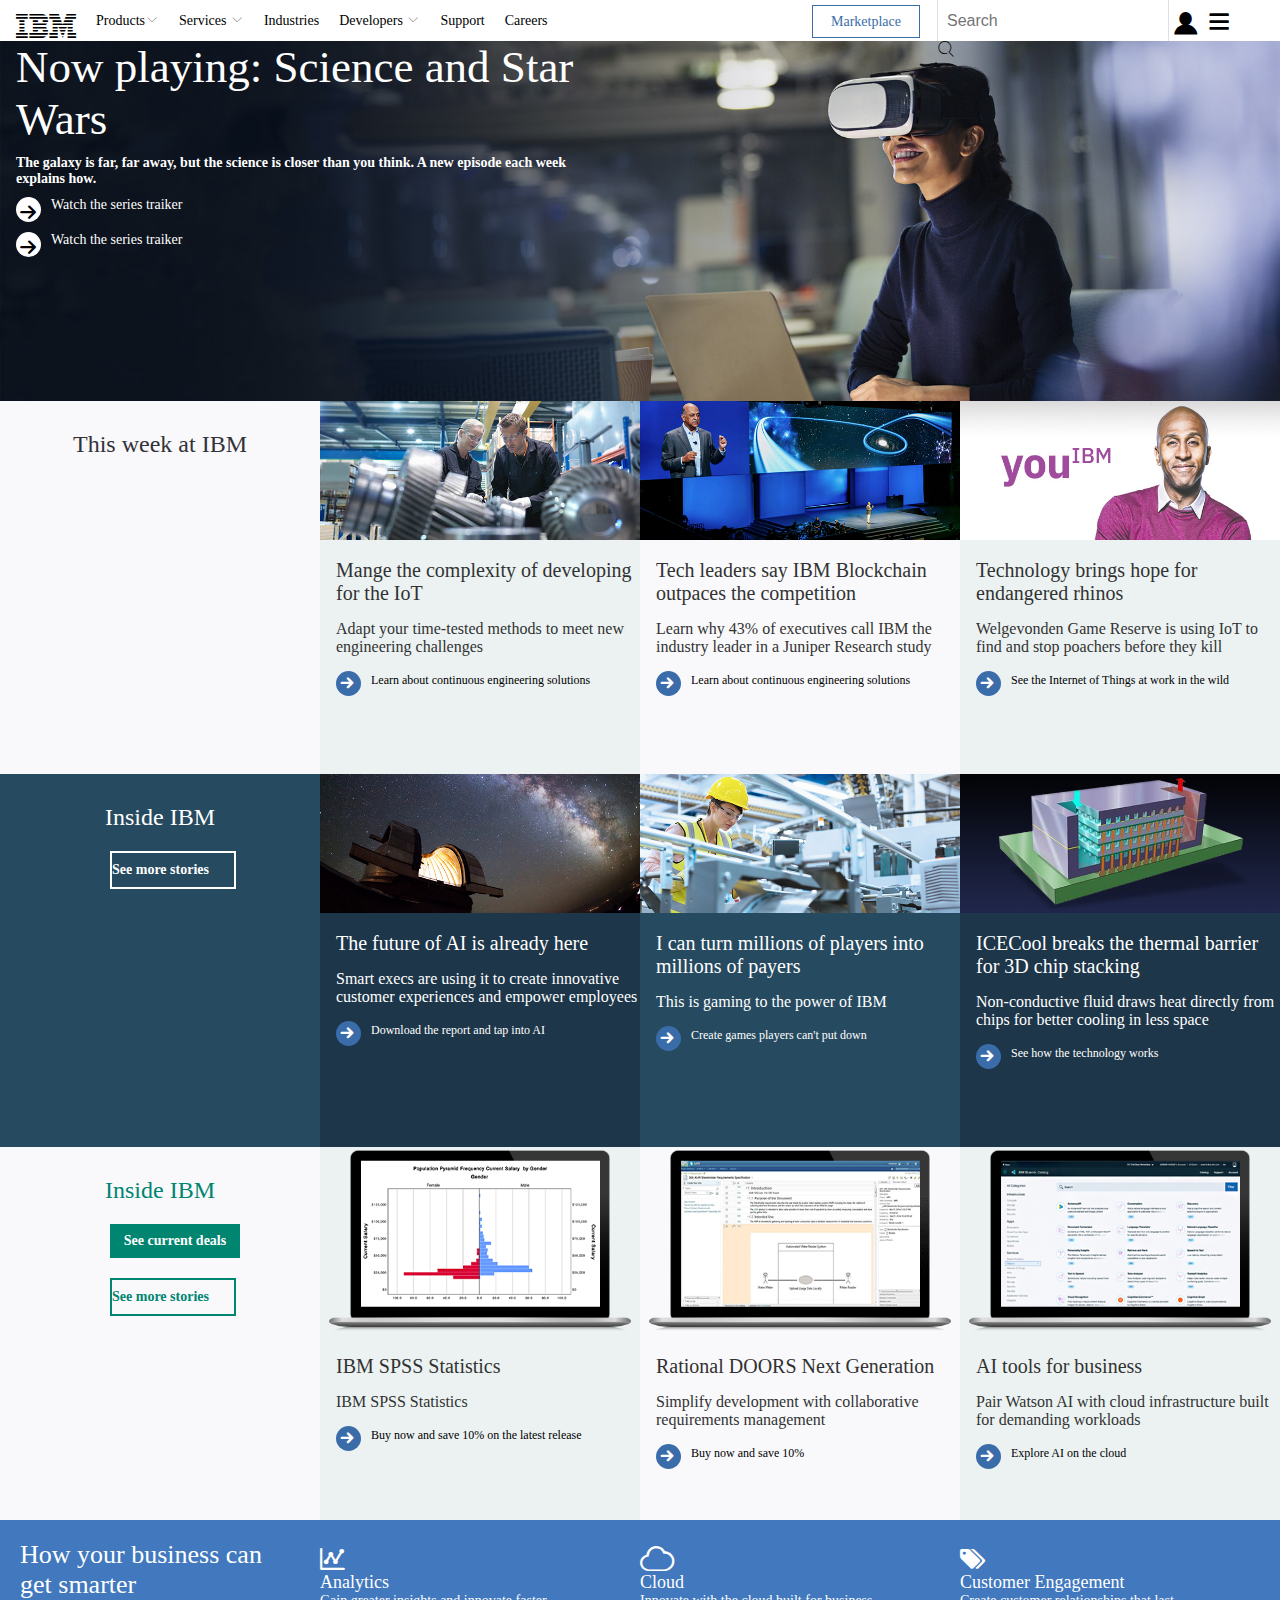
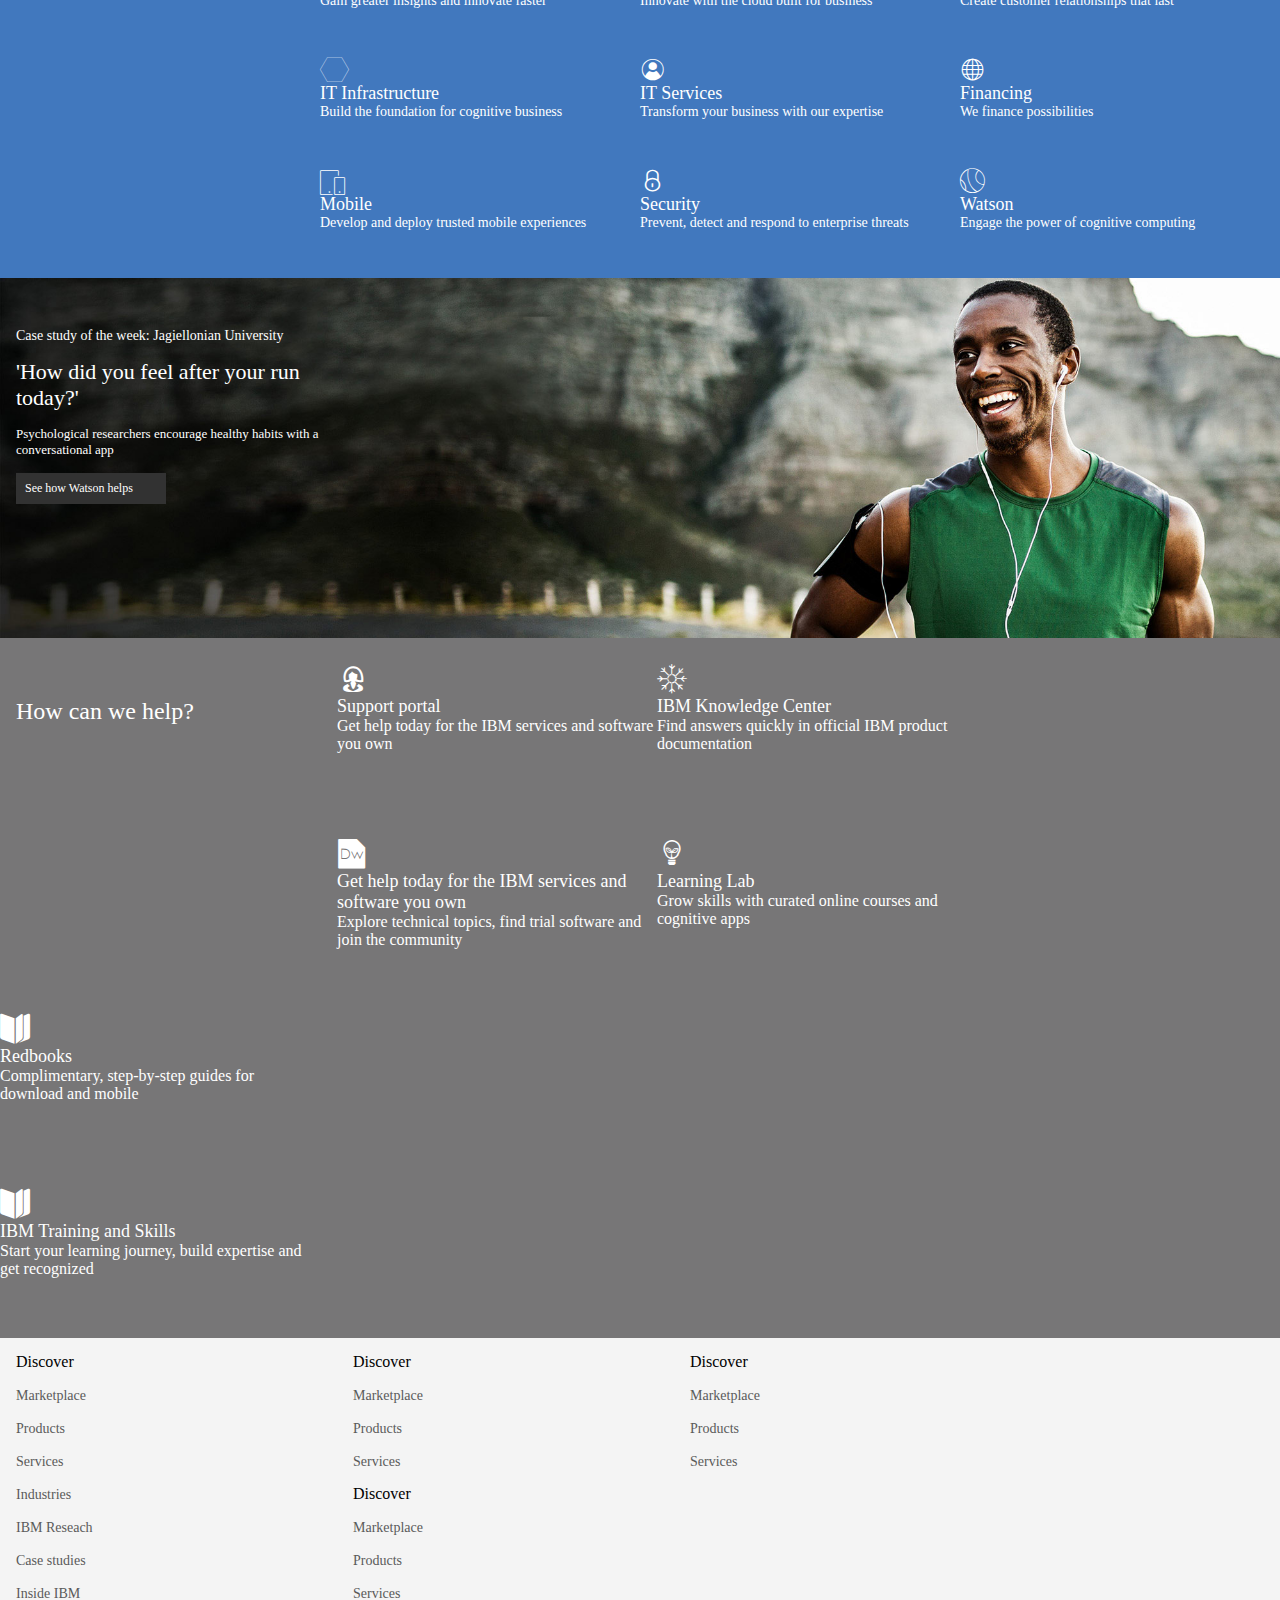
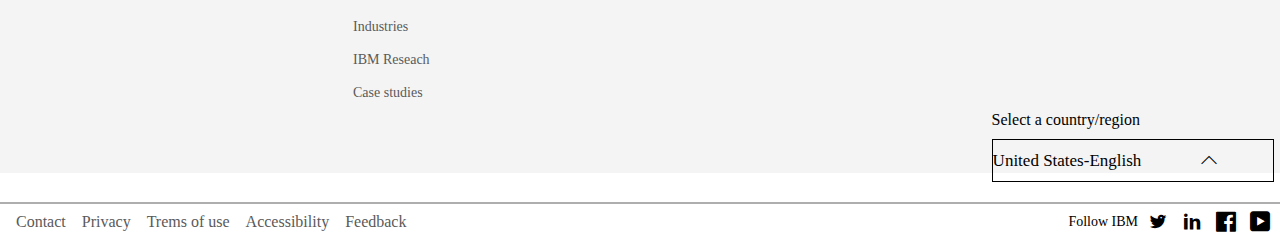
<file: index.html>
<!DOCTYPE html>
<html>
<meta name="viewport" content="width=device-width, initial-scale=1, maximum-scale=1, user-scalable=no">
<head>
	<title></title>
	<link rel="stylesheet" type="text/css" href="css/reset.css">
	<link rel="stylesheet" type="text/css" href="css/index.css">
	<link rel="stylesheet" type="text/css" href="font/iconfont.css">
</head>
<body>
	<div id="top">
		<div class="top-left">
			<div class="spa">
				<span>&#xe60b;</span>
			</div>
			<div class="menu">
				<p>Products<span>&#xe606;</span></p>
				<div class="submenu">
					<div class="left-sub">
						<p>Explore</p>
						<div class="sub">
							<h1>Products <span>&#xe60f;</span></h1>
							<div class="levelmenu tit3">
								<p><a href="">Products</a></p>
								<h2>Quicklinks</h2>
								<ol>
									<li><a href="">IBM Bluemix Infrastructure</a></li>
									<li><a href="">IBM Iot Continueous Engineering</a></li>
									<li><a href="">IBM MaaS360 With Watson</a></li>
									<li><a href="">IBM Maximo</a></li>
									<li><a href="">IBM Spectrum</a></li>
									<li><a href="">IBM SPSS Statistics</a></li>
								</ol>
								<div class="right-lev">
									<h2>Get advanced statical analysis with a flexible<br> subscription service</h2>
									<img src="img/menu1.jpg" alt="">
									<h3><a href="">Try the fullfeatures of SPSS Statistics free for 14<br> days</a></h3>
								</div>
							</div>
						</div>
						<div class="sub">
							<h1>Analytics <span>&#xe60f;</span></h1>
							<div class="levelmenu">
								<p><a href="">Analytics</a></p>
								<h2>Quicklinks</h2>
								<ol>
									<li><a href="">IBM Bluemix Infrastructure</a></li>
									<li><a href="">IBM Iot Continueous Engineering</a></li>
									<li><a href="">IBM MaaS360 With Watson</a></li>
									<li><a href="">IBM Maximo</a></li>
									<li><a href="">IBM Spectrum</a></li>
									<li><a href="">IBM SPSS Statistics</a></li>
								</ol>
								<div class="right-lev">
									<h2>Get advanced statical analysis with a flexible<br> subscription service</h2>
									<img src="img/menu1.jpg" alt="">
									<h3><a href="">Try the fullfeatures of SPSS Statistics free for 14<br> days</a></h3>
								</div>
							</div>
						</div>
						<div class="sub">
							<h1>Cloud <span>&#xe60f;</span></h1>
							<div class="levelmenu">
								<p><a href="">Cloud</a></p>
								<h2>Quicklinks</h2>
								<ol>
									<li><a href="">IBM Bluemix Infrastructure</a></li>
									<li><a href="">IBM Iot Continueous Engineering</a></li>
									<li><a href="">IBM MaaS360 With Watson</a></li>
									<li><a href="">IBM Maximo</a></li>
									<li><a href="">IBM Spectrum</a></li>
									<li><a href="">IBM SPSS Statistics</a></li>
								</ol>
								<div class="right-lev">
									<h2>Get advanced statical analysis with a flexible<br> subscription service</h2>
									<img src="img/9r.jpg" alt="">
									<h3><a href="">Try the fullfeatures of SPSS Statistics free for 14<br> days</a></h3>
								</div>
							</div>
						</div>
						<div class="sub">
							<h1>Watson Customer Engagement<span>&#xe60f;</span></h1>
							<div class="levelmenu">
								<p><a href="">Watson Customer Engagement</a></p>
								<h2>Quicklinks</h2>
								<ol>
									<li><a href="">IBM Bluemix Infrastructure</a></li>
									<li><a href="">IBM Iot Continueous Engineering</a></li>
									<li><a href="">IBM MaaS360 With Watson</a></li>
									<li><a href="">IBM Maximo</a></li>
									<li><a href="">IBM Spectrum</a></li>
									<li><a href="">IBM SPSS Statistics</a></li>
								</ol>
								<div class="right-lev">
									<h2>Get advanced statical analysis with a flexible<br> subscription service</h2>
									<img src="img/10.jpg" alt="">
									<h3><a href="">Try the fullfeatures of SPSS Statistics free for 14<br> days</a></h3>
								</div>
							</div>
						</div>
						<div class="sub">
							<h1>Intement of things <span>&#xe60f;</span></h1>
							<div class="levelmenu">
								<p><a href="">Intement of things</a></p>
								<h2>Quicklinks</h2>
								<ol>
									<li><a href="">IBM Bluemix Infrastructure</a></li>
									<li><a href="">IBM Iot Continueous Engineering</a></li>
									<li><a href="">IBM MaaS360 With Watson</a></li>
									<li><a href="">IBM Maximo</a></li>
									<li><a href="">IBM Spectrum</a></li>
									<li><a href="">IBM SPSS Statistics</a></li>
								</ol>
								<div class="right-lev">
									<h2>Get advanced statical analysis with a flexible<br> subscription service</h2>
									<img src="img/11.jpg" alt="">
									<h3><a href="">Try the fullfeatures of SPSS Statistics free for 14<br> days</a></h3>
								</div>
							</div>
						</div>
						<div class="sub">
							<h1>Industry solutions <span>&#xe60f;</span></h1>
							<div class="levelmenu">
								<p><a href="">Industry solutions</a></p>
								<h2>Quicklinks</h2>
								<ol>
									<li><a href="">IBM Bluemix Infrastructure</a></li>
									<li><a href="">IBM Iot Continueous Engineering</a></li>
									<li><a href="">IBM MaaS360 With Watson</a></li>
									<li><a href="">IBM Maximo</a></li>
									<li><a href="">IBM Spectrum</a></li>
									<li><a href="">IBM SPSS Statistics</a></li>
								</ol>
								<div class="right-lev">
									<h2>Get advanced statical analysis with a flexible<br> subscription service</h2>
									<img src="img/12.jpg" alt="">
									<h3><a href="">Try the fullfeatures of SPSS Statistics free for 14<br> days</a></h3>
								</div>
							</div>
						</div>
						<div class="sub">
							<h1>IT infrastructure <span>&#xe60f;</span></h1>
							<div class="levelmenu">
								<p><a href="">IT infrastructure</a></p>
								<h2>Quicklinks</h2>
								<ol>
									<li><a href="">IBM Bluemix Infrastructure</a></li>
									<li><a href="">IBM Iot Continueous Engineering</a></li>
									<li><a href="">IBM MaaS360 With Watson</a></li>
									<li><a href="">IBM Maximo</a></li>
									<li><a href="">IBM Spectrum</a></li>
									<li><a href="">IBM SPSS Statistics</a></li>
								</ol>
								<div class="right-lev">
									<h2>Get advanced statical analysis with a flexible<br> subscription service</h2>
									<img src="img/13.png" alt="">
									<h3><a href="">Try the fullfeatures of SPSS Statistics free for 14<br> days</a></h3>
								</div>
							</div>
						</div>
						<div class="sub">
							<h1>Mobile <span>&#xe60f;</span></h1>
							<div class="levelmenu">
								<p><a href="">Mobile</a></p>
								<h2>Quicklinks</h2>
								<ol>
									<li><a href="">IBM Bluemix Infrastructure</a></li>
									<li><a href="">IBM Iot Continueous Engineering</a></li>
									<li><a href="">IBM MaaS360 With Watson</a></li>
									<li><a href="">IBM Maximo</a></li>
									<li><a href="">IBM Spectrum</a></li>
									<li><a href="">IBM SPSS Statistics</a></li>
								</ol>
								<div class="right-lev">
									<h2>Get advanced statical analysis with a flexible<br> subscription service</h2>
									<img src="img/14.jpg" alt="">
									<h3><a href="">Try the fullfeatures of SPSS Statistics free for 14<br> days</a></h3>
								</div>
							</div>
						</div>
						<div class="sub">
							<h1>Security <span>&#xe60f;</span></h1>
							<div class="levelmenu">
								<p><a href="">Security</a></p>
								<h2>Quicklinks</h2>
								<ol>
									<li><a href="">IBM Bluemix Infrastructure</a></li>
									<li><a href="">IBM Iot Continueous Engineering</a></li>
									<li><a href="">IBM MaaS360 With Watson</a></li>
									<li><a href="">IBM Maximo</a></li>
									<li><a href="">IBM Spectrum</a></li>
									<li><a href="">IBM SPSS Statistics</a></li>
								</ol>
								<div class="right-lev">
									<h2>Get advanced statical analysis with a flexible<br> subscription service</h2>
									<img src="img/15.jpg" alt="">
									<h3><a href="">Try the fullfeatures of SPSS Statistics free for 14<br> days</a></h3>
								</div>
							</div>
						</div>
						<div class="sub">
							<h1>Social <span>&#xe60f;</span></h1>
							<div class="levelmenu">
								<p><a href="">Social</a></p>
								<h2>Quicklinks</h2>
								<ol>
									<li><a href="">IBM Bluemix Infrastructure</a></li>
									<li><a href="">IBM Iot Continueous Engineering</a></li>
									<li><a href="">IBM MaaS360 With Watson</a></li>
									<li><a href="">IBM Maximo</a></li>
									<li><a href="">IBM Spectrum</a></li>
									<li><a href="">IBM SPSS Statistics</a></li>
								</ol>
								<div class="right-lev">
									<h2>Get advanced statical analysis with a flexible<br> subscription service</h2>
									<img src="img/16.jpg" alt="">
									<h3><a href="">Try the fullfeatures of SPSS Statistics free for 14<br> days</a></h3>
								</div>
							</div>
						</div>
						<div class="sub">
							<h1>Watson <span>&#xe60f;</span></h1>
							<div class="levelmenu">
								<p><a href="">Watson</a></p>
								<h2>Quicklinks</h2>
								<ol>
									<li><a href="">IBM Bluemix Infrastructure</a></li>
									<li><a href="">IBM Iot Continueous Engineering</a></li>
									<li><a href="">IBM MaaS360 With Watson</a></li>
									<li><a href="">IBM Maximo</a></li>
									<li><a href="">IBM Spectrum</a></li>
									<li><a href="">IBM SPSS Statistics</a></li>
								</ol>
								<div class="right-lev">
									<h2>Get advanced statical analysis with a flexible<br> subscription service</h2>
									<img src="img/17.jpg" alt="">
									<h3><a href="">Try the fullfeatures of SPSS Statistics free for 14<br> days</a></h3>
								</div>
							</div>
						</div>
						<div class="sub">
							<h1>Watson Health <span>&#xe60f;</span></h1>
							<div class="levelmenu">
								<p><a href="">Watson Health</a></p>
								<h2>Quicklinks</h2>
								<ol>
									<li><a href="">IBM Bluemix Infrastructure</a></li>
									<li><a href="">IBM Iot Continueous Engineering</a></li>
									<li><a href="">IBM MaaS360 With Watson</a></li>
									<li><a href="">IBM Maximo</a></li>
									<li><a href="">IBM Spectrum</a></li>
									<li><a href="">IBM SPSS Statistics</a></li>
								</ol>
								<div class="right-lev">
									<h2>Get advanced statical analysis with a flexible<br> subscription service</h2>
									<img src="img/18.jpg" alt="">
									<h3><a href="">Try the fullfeatures of SPSS Statistics free for 14<br> days</a></h3>
								</div>
							</div>
						</div>
					</div>
				</div>
			</div>
			<div class="menu">
				<p>Services <span>&#xe606;</span></p><div class="submenu">
					<div class="left-sub">
						<p>developerworks</p>
						<div class="sub">
							<h1>Business consulting <span>&#xe60f;</span></h1>
							<div class="levelmenu tit3">
								<p><a href="">Business consulting</a></p>
								<h2>Quicklinks</h2>
								<ol>
									<li><a href="">IBM Bluemix Infrastructure</a></li>
									<li><a href="">IBM Iot Continueous Engineering</a></li>
									<li><a href="">IBM MaaS360 With Watson</a></li>
									<li><a href="">IBM Maximo</a></li>
									<li><a href="">IBM Spectrum</a></li>
									<li><a href="">IBM SPSS Statistics</a></li>
								</ol>
								<div class="right-lev">
									<h2>Get advanced statical analysis with a flexible<br> subscription service</h2>
									<img src="img/menu1.jpg" alt="">
									<h3><a href="">Try the fullfeatures of SPSS Statistics free for 14<br> days</a></h3>
								</div>
							</div>
						</div>
						<div class="sub">
							<h1>Technology services <span>&#xe60f;</span></h1>
							<div class="levelmenu">
								<p><a href="">Technology services</a></p>
								<h2>Quicklinks</h2>
								<ol>
									<li><a href="">IBM Bluemix Infrastructure</a></li>
									<li><a href="">IBM Iot Continueous Engineering</a></li>
									<li><a href="">IBM MaaS360 With Watson</a></li>
									<li><a href="">IBM Maximo</a></li>
									<li><a href="">IBM Spectrum</a></li>
									<li><a href="">IBM SPSS Statistics</a></li>
								</ol>
								<div class="right-lev">
									<h2>Get advanced statical analysis with a flexible<br> subscription service</h2>
									<img src="img/menu1.jpg" alt="">
									<h3><a href="">Try the fullfeatures of SPSS Statistics free for 14<br> days</a></h3>
								</div>
							</div>
						</div>
						<div class="sub">
							<h1>Financing <span>&#xe60f;</span></h1>
							<div class="levelmenu">
								<p><a href="">Financing</a></p>
								<h2>Quicklinks</h2>
								<ol>
									<li><a href="">IBM Bluemix Infrastructure</a></li>
									<li><a href="">IBM Iot Continueous Engineering</a></li>
									<li><a href="">IBM MaaS360 With Watson</a></li>
									<li><a href="">IBM Maximo</a></li>
									<li><a href="">IBM Spectrum</a></li>
									<li><a href="">IBM SPSS Statistics</a></li>
								</ol>
								<div class="right-lev">
									<h2>Get advanced statical analysis with a flexible<br> subscription service</h2>
									<img src="img/9r.jpg" alt="">
									<h3><a href="">Try the fullfeatures of SPSS Statistics free for 14<br> days</a></h3>
								</div>
							</div>
						</div>
						<div class="sub">
							<h1>Industry expertise <span>&#xe60f;</span></h1>
							<div class="levelmenu">
								<p><a href="">Industry expertise</a></p>
								<h2>Quicklinks</h2>
								<ol>
									<li><a href="">IBM Bluemix Infrastructure</a></li>
									<li><a href="">IBM Iot Continueous Engineering</a></li>
									<li><a href="">IBM MaaS360 With Watson</a></li>
									<li><a href="">IBM Maximo</a></li>
									<li><a href="">IBM Spectrum</a></li>
									<li><a href="">IBM SPSS Statistics</a></li>
								</ol>
								<div class="right-lev">
									<h2>Get advanced statical analysis with a flexible<br> subscription service</h2>
									<img src="img/10.jpg" alt="">
									<h3><a href="">Try the fullfeatures of SPSS Statistics free for 14<br> days</a></h3>
								</div>
							</div>
						</div>
						<div class="sub">
							<h1>IT infrastructure<span>&#xe60f;</span></h1>
							<div class="levelmenu">
								<p><a href="">IT infrastructure </a></p>
								<h2>Quicklinks</h2>
								<ol>
									<li><a href="">IBM Bluemix Infrastructure</a></li>
									<li><a href="">IBM Iot Continueous Engineering</a></li>
									<li><a href="">IBM MaaS360 With Watson</a></li>
									<li><a href="">IBM Maximo</a></li>
									<li><a href="">IBM Spectrum</a></li>
									<li><a href="">IBM SPSS Statistics</a></li>
								</ol>
								<div class="right-lev">
									<h2>Get advanced statical analysis with a flexible<br> subscription service</h2>
									<img src="img/11.jpg" alt="">
									<h3><a href="">Try the fullfeatures of SPSS Statistics free for 14<br> days</a></h3>
								</div>
							</div>
						</div>
						<!-- <div class="sub">
							<h1>Products <span>&#xe60f;</span></h1>
							<div class="levelmenu">
								<p><a href="">Products</a></p>
								<h2>Quicklinks</h2>
								<ol>
									<li><a href="">IBM Bluemix Infrastructure</a></li>
									<li><a href="">IBM Iot Continueous Engineering</a></li>
									<li><a href="">IBM MaaS360 With Watson</a></li>
									<li><a href="">IBM Maximo</a></li>
									<li><a href="">IBM Spectrum</a></li>
									<li><a href="">IBM SPSS Statistics</a></li>
								</ol>
								<div class="right-lev">
									<h2>Get advanced statical analysis with a flexible<br> subscription service</h2>
									<img src="img/12.jpg" alt="">
									<h3><a href="">Try the fullfeatures of SPSS Statistics free for 14<br> days</a></h3>
								</div>
							</div>
						</div>
						<div class="sub">
							<h1>Products <span>&#xe60f;</span></h1>
							<div class="levelmenu">
								<p><a href="">Products</a></p>
								<h2>Quicklinks</h2>
								<ol>
									<li><a href="">IBM Bluemix Infrastructure</a></li>
									<li><a href="">IBM Iot Continueous Engineering</a></li>
									<li><a href="">IBM MaaS360 With Watson</a></li>
									<li><a href="">IBM Maximo</a></li>
									<li><a href="">IBM Spectrum</a></li>
									<li><a href="">IBM SPSS Statistics</a></li>
								</ol>
								<div class="right-lev">
									<h2>Get advanced statical analysis with a flexible<br> subscription service</h2>
									<img src="img/13.png" alt="">
									<h3><a href="">Try the fullfeatures of SPSS Statistics free for 14<br> days</a></h3>
								</div>
							</div>
						</div>
						<div class="sub">
							<h1>Products <span>&#xe60f;</span></h1>
							<div class="levelmenu">
								<p><a href="">Products</a></p>
								<h2>Quicklinks</h2>
								<ol>
									<li><a href="">IBM Bluemix Infrastructure</a></li>
									<li><a href="">IBM Iot Continueous Engineering</a></li>
									<li><a href="">IBM MaaS360 With Watson</a></li>
									<li><a href="">IBM Maximo</a></li>
									<li><a href="">IBM Spectrum</a></li>
									<li><a href="">IBM SPSS Statistics</a></li>
								</ol>
								<div class="right-lev">
									<h2>Get advanced statical analysis with a flexible<br> subscription service</h2>
									<img src="img/14.jpg" alt="">
									<h3><a href="">Try the fullfeatures of SPSS Statistics free for 14<br> days</a></h3>
								</div>
							</div>
						</div>
						<div class="sub">
							<h1>Products <span>&#xe60f;</span></h1>
							<div class="levelmenu">
								<p><a href="">Products</a></p>
								<h2>Quicklinks</h2>
								<ol>
									<li><a href="">IBM Bluemix Infrastructure</a></li>
									<li><a href="">IBM Iot Continueous Engineering</a></li>
									<li><a href="">IBM MaaS360 With Watson</a></li>
									<li><a href="">IBM Maximo</a></li>
									<li><a href="">IBM Spectrum</a></li>
									<li><a href="">IBM SPSS Statistics</a></li>
								</ol>
								<div class="right-lev">
									<h2>Get advanced statical analysis with a flexible<br> subscription service</h2>
									<img src="img/15.jpg" alt="">
									<h3><a href="">Try the fullfeatures of SPSS Statistics free for 14<br> days</a></h3>
								</div>
							</div>
						</div>
						<div class="sub">
							<h1>Products <span>&#xe60f;</span></h1>
							<div class="levelmenu">
								<p><a href="">Products</a></p>
								<h2>Quicklinks</h2>
								<ol>
									<li><a href="">IBM Bluemix Infrastructure</a></li>
									<li><a href="">IBM Iot Continueous Engineering</a></li>
									<li><a href="">IBM MaaS360 With Watson</a></li>
									<li><a href="">IBM Maximo</a></li>
									<li><a href="">IBM Spectrum</a></li>
									<li><a href="">IBM SPSS Statistics</a></li>
								</ol>
								<div class="right-lev">
									<h2>Get advanced statical analysis with a flexible<br> subscription service</h2>
									<img src="img/16.jpg" alt="">
									<h3><a href="">Try the fullfeatures of SPSS Statistics free for 14<br> days</a></h3>
								</div>
							</div>
						</div>
						<div class="sub">
							<h1>Products <span>&#xe60f;</span></h1>
							<div class="levelmenu">
								<p><a href="">Products</a></p>
								<h2>Quicklinks</h2>
								<ol>
									<li><a href="">IBM Bluemix Infrastructure</a></li>
									<li><a href="">IBM Iot Continueous Engineering</a></li>
									<li><a href="">IBM MaaS360 With Watson</a></li>
									<li><a href="">IBM Maximo</a></li>
									<li><a href="">IBM Spectrum</a></li>
									<li><a href="">IBM SPSS Statistics</a></li>
								</ol>
								<div class="right-lev">
									<h2>Get advanced statical analysis with a flexible<br> subscription service</h2>
									<img src="img/17.jpg" alt="">
									<h3><a href="">Try the fullfeatures of SPSS Statistics free for 14<br> days</a></h3>
								</div>
							</div>
						</div>
						<div class="sub">
							<h1>Products <span>&#xe60f;</span></h1>
							<div class="levelmenu">
								<p><a href="">Products</a></p>
								<h2>Quicklinks</h2>
								<ol>
									<li><a href="">IBM Bluemix Infrastructure</a></li>
									<li><a href="">IBM Iot Continueous Engineering</a></li>
									<li><a href="">IBM MaaS360 With Watson</a></li>
									<li><a href="">IBM Maximo</a></li>
									<li><a href="">IBM Spectrum</a></li>
									<li><a href="">IBM SPSS Statistics</a></li>
								</ol>
								<div class="right-lev">
									<h2>Get advanced statical analysis with a flexible<br> subscription service</h2>
									<img src="img/18.jpg" alt="">
									<h3><a href="">Try the fullfeatures of SPSS Statistics free for 14<br> days</a></h3>
								</div>
							</div>
						</div> -->
					</div>
				</div>
			</div>
			<div class="menu">
				<p>Industries</p>
			</div>
			<div class="menu">
				<p>Developers <span>&#xe606;</span></p><div class="submenu">
					<div class="left-sub">
						<p>developerWorks</p>
						<div class="sub">
							<h1>API <span>&#xe60f;</span></h1>
							<div class="levelmenu tit3">
								<p><a href="">API</a></p>
								<h2>Quicklinks</h2>
								<ol>
									<li><a href="">IBM Bluemix Infrastructure</a></li>
									<li><a href="">IBM Iot Continueous Engineering</a></li>
									<li><a href="">IBM MaaS360 With Watson</a></li>
									<li><a href="">IBM Maximo</a></li>
									<li><a href="">IBM Spectrum</a></li>
									<li><a href="">IBM SPSS Statistics</a></li>
								</ol>
								<div class="right-lev">
									<h2>Get advanced statical analysis with a flexible<br> subscription service</h2>
									<img src="img/menu1.jpg" alt="">
									<h3><a href="">Try the fullfeatures of SPSS Statistics free for 14<br> days</a></h3>
								</div>
							</div>
						</div>
						<div class="sub">
							<h1>Cloud <span>&#xe60f;</span></h1>
							<div class="levelmenu">
								<p><a href="">Cloud</a></p>
								<h2>Quicklinks</h2>
								<ol>
									<li><a href="">IBM Bluemix Infrastructure</a></li>
									<li><a href="">IBM Iot Continueous Engineering</a></li>
									<li><a href="">IBM MaaS360 With Watson</a></li>
									<li><a href="">IBM Maximo</a></li>
									<li><a href="">IBM Spectrum</a></li>
									<li><a href="">IBM SPSS Statistics</a></li>
								</ol>
								<div class="right-lev">
									<h2>Get advanced statical analysis with a flexible<br> subscription service</h2>
									<img src="img/menu1.jpg" alt="">
									<h3><a href="">Try the fullfeatures of SPSS Statistics free for 14<br> days</a></h3>
								</div>
							</div>
						</div>
						<div class="sub">
							<h1>Watson <span>&#xe60f;</span></h1>
							<div class="levelmenu">
								<p><a href="">Watson</a></p>
								<h2>Quicklinks</h2>
								<ol>
									<li><a href="">IBM Bluemix Infrastructure</a></li>
									<li><a href="">IBM Iot Continueous Engineering</a></li>
									<li><a href="">IBM MaaS360 With Watson</a></li>
									<li><a href="">IBM Maximo</a></li>
									<li><a href="">IBM Spectrum</a></li>
									<li><a href="">IBM SPSS Statistics</a></li>
								</ol>
								<div class="right-lev">
									<h2>Get advanced statical analysis with a flexible<br> subscription service</h2>
									<img src="img/9r.jpg" alt="">
									<h3><a href="">Try the fullfeatures of SPSS Statistics free for 14<br> days</a></h3>
								</div>
							</div>
						</div>
						<div class="sub">
							<h1>Open source <span>&#xe60f;</span></h1>
							<div class="levelmenu">
								<p><a href="">Open source</a></p>
								<h2>Quicklinks</h2>
								<ol>
									<li><a href="">IBM Bluemix Infrastructure</a></li>
									<li><a href="">IBM Iot Continueous Engineering</a></li>
									<li><a href="">IBM MaaS360 With Watson</a></li>
									<li><a href="">IBM Maximo</a></li>
									<li><a href="">IBM Spectrum</a></li>
									<li><a href="">IBM SPSS Statistics</a></li>
								</ol>
								<div class="right-lev">
									<h2>Get advanced statical analysis with a flexible<br> subscription service</h2>
									<img src="img/10.jpg" alt="">
									<h3><a href="">Try the fullfeatures of SPSS Statistics free for 14<br> days</a></h3>
								</div>
							</div>
						</div>
					</div>
				</div>
			</div>
			<div class="menu">
				<p>Support</p>
			</div>
			<div class="menu">
				<p>Careers</p>
			</div>
		</div>
		<div class="top-right">
			<div class="box">
				<p>Marketplace</p>
			</div>
			<div class="posi">
				<div class="pane">
					<input type="text" placeholder="Search">
					<span>&#xe6ac;</span>
				</div>
				<div class="case">
					<span>&#xe732;
						<div class="son">	
							<h3>My IBM</h3>
							<h3>My Bluema Dashboard</h3>
							<hr>
							<h3>Sign in</h3>
						</div>
					</span>
				</div>
				<div class="bpc">
					<span id="font">&#xe625;</span>
					<div id="cover"></div>
					<div class="son" id="ifa">
						<b id="tit"><a href="#">X</a></b>
						<iframe src="nav.html" frameborder="0"></iframe>
					</div>
				</div>
			</div>
		</div>
	</div>
	 <div id="center">
		<div class="mid">
			<img src="img/1.jpg" alt="">
			<div class="box">
				<p>Now playing: Science and Star Wars</p>
				<h1>The galaxy is far, far away, but the science is closer than you think. A new episode each week explains how.</h1>
				<div class="son">
					<h2><span>&#xe60f;</span></h2>
					<h3>Watch the series traiker</h3>
				</div>
				<div class="son">
					<h2><span>&#xe60f;</span></h2>
					<h3>Watch the series traiker</h3>
				</div>
			</div>
		</div>
		<div class="pane">
			<p>This week at IBM</p>
		</div>
		<div class="pane">
			<img src="img/2.jpg" alt="">
			<h1><a href="">Mange the complexity of developing for the IoT</a></h1>
			<h2><a href="">Adapt your time-tested methods to meet new engineering challenges</a></h2>
			<h3><span>&#xe60f;</span></h3>
			<h4><a href="">Learn about continuous engineering solutions</a></h4>
		</div>
		<div class="pane">
			<img src="img/3.jpg" alt="">
			<h1><a href="">Tech leaders say IBM Blockchain outpaces the competition</a></h1>
			<h2><a href="">Learn why 43% of executives call IBM the industry leader in a Juniper Research study</a></h2>
			<h3><span>&#xe60f;</span></h3>
			<h4><a href="">Learn about continuous engineering solutions</a></h4>
		</div>
		<div class="pane">
			<img src="img/4.jpg" alt="">
			<h1><a href="">Technology brings hope for endangered rhinos</a></h1>
			<h2><a href="">Welgevonden Game Reserve is using IoT to find and stop poachers before they kill</a></h2>
			<h3><span>&#xe60f;</span></h3>
			<h4><a href="">See the Internet of Things at work in the wild</a></h4>
		</div>
		<div class="pane">
			<p>Inside IBM</p>
			<div class="son">
				<h5>See more stories</h5>
			</div>
		</div>
		<div class="pane">
			<img src="img/5.jpg" alt="">
			<h1><a href="">The future of AI is already here</a></h1>
			<h2><a href="">Smart execs are using it to create innovative customer experiences and empower employees</a></h2>
			<h3><span>&#xe60f;</span></h3>
			<h4><a href="">Download the report and tap into AI</a></h4>
		</div>
		<div class="pane">
			<img src="img/6.jpg" alt="">
			<h1><a href="">I can turn millions of players into millions of payers</a></h1>
			<h2><a href="">This is gaming to the power of IBM</a></h2>
			<h3><span>&#xe60f;</span></h3>
			<h4><a href="">Create games players can't put down</a></h4>
		</div>
		<div class="pane">
			<img src="img/7.jpg" alt="">
			<h1><a href="">ICECool breaks the thermal barrier for 3D chip stacking</a></h1>
			<h2><a href="">Non-conductive fluid draws heat directly from chips for better cooling in less space</a></h2>
			<h3><span>&#xe60f;</span></h3>
			<h4><a href="">See how the technology works</a></h4>
		</div>
		<div class="pane">
			<p>Inside IBM</p>
			<div class="case">
				<h6>See current deals</h6>
			</div>
			<div class="son">
				<h5>See more stories</h5>
			</div>
		</div>
		<div class="pane">
			<img src="img/8.png" alt="">
			<h1><a href="">IBM SPSS Statistics</a></h1>
			<h2><a href="">IBM SPSS Statistics</a></h2>
			<h3><span>&#xe60f;</span></h3>
			<h4><a href="">Buy now and save 10% on the latest release</a></h4>
		</div>
		<div class="pane">
			<img src="img/9.png" alt="">
			<h1><a href="">Rational DOORS Next Generation</a></h1>
			<h2><a href="">Simplify development with collaborative requirements management</a></h2>
			<h3><span>&#xe60f;</span></h3>
			<h4><a href="">Buy now and save 10% </a></h4>
		</div>
		<div class="pane">
			<img src="img/10.png" alt="">
			<h1><a href="">AI tools for business</a></h1>
			<h2><a href="">Pair Watson AI with cloud infrastructure built for demanding workloads</a></h2>
			<h3><span>&#xe60f;</span></h3>
			<h4><a href="">Explore AI on the cloud</a></h4>
		</div>
	</div>
	<div id="mid">
		<div class="mid-top">
			<div class="pane">
				<p>How your business 
				can get smarter</p>	
			</div>
			<div class="box">
				<div class="son">
					<span>&#xe65b;</span>
					<h1><a href="">Analytics</a></h1>
					<h2><a href="">Gain greater insights and innovate faster</a></h2>
				</div>
				<div class="son">
					<span>&#xe631;</span>
					<h1><a href="">IT Infrastructure</a></h1>
					<h2><a href="">Build the foundation for cognitive business</a></h2>
				</div>
				<div class="son">
					<span>&#xe63b;</span>
					<h1><a href="">Mobile</a></h1>
					<h2><a href="">Develop and deploy trusted mobile experiences</a></h2>
				</div>
			</div>	
			<div class="box">
				<div class="son">
					<span>&#xe648;</span>
					<h1><a href="">Cloud</a></h1>
					<h2><a href="">Innovate with the cloud built for business</a></h2>
				</div>
				<div class="son">
					<span>&#xe623;</span>
					<h1><a href="">IT Services</a></h1>
					<h2><a href="">Transform your business with our expertise</a></h2>
				</div>
				<div class="son">
					<span>&#xe6ed;</span>
					<h1><a href="">Security</a></h1>
					<h2><a href="">Prevent, detect and respond to enterprise threats</a></h2>
				</div>
			</div>	
			<div class="box">
				<div class="son">
					<span>&#xe624;</span>
					<h1><a href="">Customer Engagement</a></h1>
					<h2><a href="">Create customer relationships that last</a></h2>
				</div>
				<div class="son">
					<span>&#xe612;</span>
					<h1><a href="">Financing</a></h1>
					<h2><a href="">We finance possibilities</a></h2>
				</div>
				<div class="son">
					<span>&#xe60a;</span>
					<h1><a href="">Watson</a></h1>
					<h2><a href="">Engage the power of cognitive computing</a></h2>
				</div>
			</div>	
		</div>
		<div class="mid-cen">
			<img src="img/8.jpg" alt="">
			<div class="box">
				<p>Case study of the week: Jagiellonian University</p>
				<h1>'How did you feel after your run today?'</h1>
				<h2>Psychological researchers encourage healthy habits with a conversational app</h2>
				<h3><a href="">See how Watson helps</a></h3>
			</div>
		</div>
		<div class="mid-bot">
			<p>How can we help?</p>
			<div class="box">
				<div class="son">
						<span>&#xe626;</span>
						<h1><a href="">Support portal</a></h1>
						<h2><a href="">Get help today for the IBM services and software you own</a></h2>
				</div>
				<div class="son">
						<span>&#xe610;</span>
						<h1><a href="">Get help today for the IBM services and software you own</a></h1>
						<h2><a href="">Explore technical topics, find trial software and join the community</a></h2>
				</div>
			</div>
			<div class="box">
				<div class="son">
						<span>&#xe611;</span>
						<h1><a href="">IBM Knowledge Center</a></h1>
						<h2><a href="">Find answers quickly in official IBM product documentation</a></h2>
				</div>
				<div class="son">
						<span>&#xe627;</span>
						<h1><a href="">Learning Lab</a></h1>
						<h2><a href="">Grow skills with curated online courses and cognitive apps</a></h2>
				</div>
			</div>
			<div class="box">
				<div class="son">
						<span>&#xe632;</span>
						<h1><a href="">Redbooks</a></h1>
						<h2><a href="">Complimentary, step-by-step guides for download and mobile</a></h2>
				</div>
				<div class="son">
						<span>&#xe632;</span>
						<h1><a href="">IBM Training and Skills</a></h1>
						<h2><a href="">Start your learning journey, build expertise and get recognized</a></h2>
				</div>
			</div>
		</div>
	</div>

	
	<div id="bottom">
		<div class="bot-top">
			<ul>
				<li>Discover</li>
				<li><a href="">Marketplace</a></li>
				<li><a href="">Products</a></li>
				<li><a href="">Services</a></li>
				<li><a href="">Industries</a></li>
				<li><a href="">IBM Reseach</a></li>
				<li><a href="">Case studies</a></li>
				<li><a href="">Inside IBM</a></li>
			</ul>
			<ul>
				<li>Discover</li>
				<li><a href="">Marketplace</a></li>
				<li><a href="">Products</a></li>
				<li><a href="">Services</a></li>
			</ul>
			<ul>
				<li>Discover</li>
				<li><a href="">Marketplace</a></li>
				<li><a href="">Products</a></li>
				<li><a href="">Services</a></li>
			</ul>
			<ul>
				<li>Discover</li>
				<li><a href="">Marketplace</a></li>
				<li><a href="">Products</a></li>
				<li><a href="">Services</a></li>
				<li><a href="">Industries</a></li>
				<li><a href="">IBM Reseach</a></li>
				<li><a href="">Case studies</a></li>
			</ul>
		</div>
		<div class="right">
			<div class="select">
				<p>Select a country/region</p>
			</div>
			<div class="box">
				<h1>United States-English</h1>
				<span>&#xe622;</span>
				<div class="son">
					<input type="text" value="">
					<iframe src="tab.html" frameborder="0"></iframe>
				</div>
			</div>
		</div>
	</div>



	<div id="foot">
		<div class="hr"></div>
		<ul>
			<li><a href="">Contact</a></li>
			<li><a href="">Privacy</a></li>
			<li><a href="">Trems of use </a></li>
			<li><a href="">Accessibility</a></li>
			<li><a href="">Feedback</a></li>
		</ul>
		<div class="foot-rig">
			<p>Follow IBM</p>
			<span><a href="">&#xe60d;</a></span>
			<span><a href="">&#xe63c;</a></span>
			<span><a href="">&#xe661;</a></span>
			<span><a href="">&#xe60e;</a></span>
		</div> 
	</div>
	<div id="to-top">
		<p>
			<a href="#top"><span>&#xe622;</span></a>
		</p>
	</div> 
</body>
</html>
<script src="js/index.js"></script>
</file>
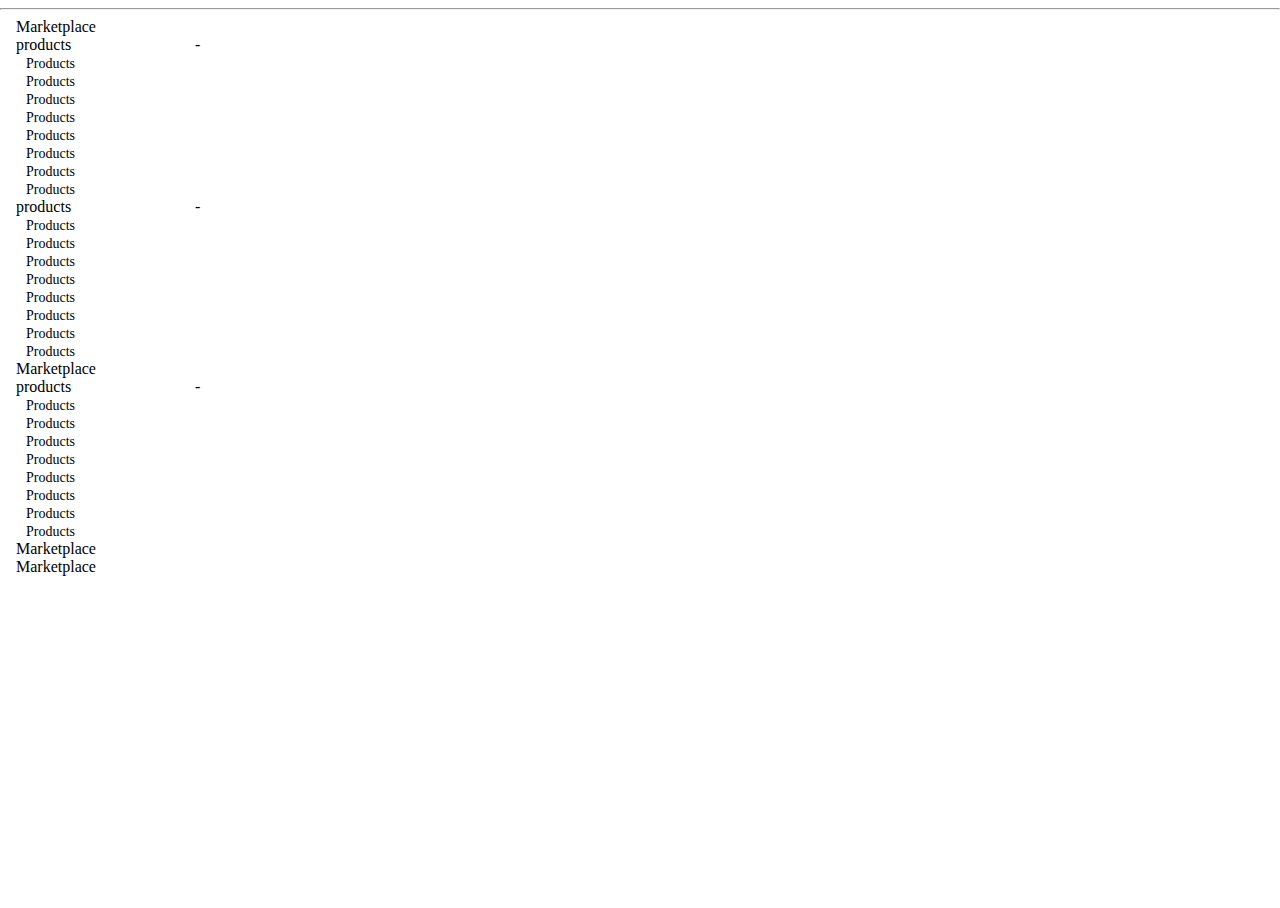
<file: nav.html>
<!DOCTYPE html>
<html>
<meta name="viewport" content="width=device-width, initial-scale=1, maximum-scale=1, user-scalable=no">
<head>
	<title></title>
	<link rel="stylesheet" type="text/css" href="css/reset.css">
	<link rel="stylesheet" type="text/css" href="css/nav.css">
	<link rel="stylesheet" type="text/css" href="font/iconfont.css">
</head>
<body>
	<div id="box">
		<hr>
		<div class="son">
			 <p id="place"><a href="#">Marketplace</a></p>
			 <div class="mark" id="pro">
	        	<a href="#" id="duc">products <span id="sub">-</span></a>
	     	 </div> 
			 <ul id="list">
			 	<li><a href="#">Products</a></li>
			 	<li><a href="#">Products</a></li>
			 	<li><a href="#">Products</a></li>
			 	<li><a href="#">Products</a></li>
			 	<li><a href="#">Products</a></li>
			 	<li><a href="#">Products</a></li>
			 	<li><a href="#">Products</a></li>
			 	<li><a href="#">Products</a></li>
			 </ul>
		</div>
		<div class="son">
			<div class="mark" id="prod">
	        	<a href="#" id="duct">products <span id="subb">-</span></a>
	     	</div> 
			<ul id="list2">
			 	<li><a href="#">Products</a></li>
			 	<li><a href="#">Products</a></li>
			 	<li><a href="#">Products</a></li>
			 	<li><a href="#">Products</a></li>
			 	<li><a href="#">Products</a></li>
			 	<li><a href="#">Products</a></li>
			 	<li><a href="#">Products</a></li>
			 	<li><a href="#">Products</a></li>
			</ul>
		</div>
		<div class="son">
			<p id="place"><a href="#">Marketplace</a></p>
			<div class="mark" id="produ">
	        	<a href="#" id="ducts">products <span id="subt">-</span></a>
	     	</div> 
		 	<ul id="list3">
			 	<li><a href="#">Products</a></li>
			 	<li><a href="#">Products</a></li>
			 	<li><a href="#">Products</a></li>
			 	<li><a href="#">Products</a></li>
			 	<li><a href="#">Products</a></li>
			 	<li><a href="#">Products</a></li>
			 	<li><a href="#">Products</a></li>
			 	<li><a href="#">Products</a></li>
		 	</ul>
		 	<p id="place"><a href="#">Marketplace</a></p>
			<p id="place" class="last"><a href="#">Marketplace</a></p>
		</div>
	</div>
</body>
</html>
<script src="js/nav.js"></script>
</file>
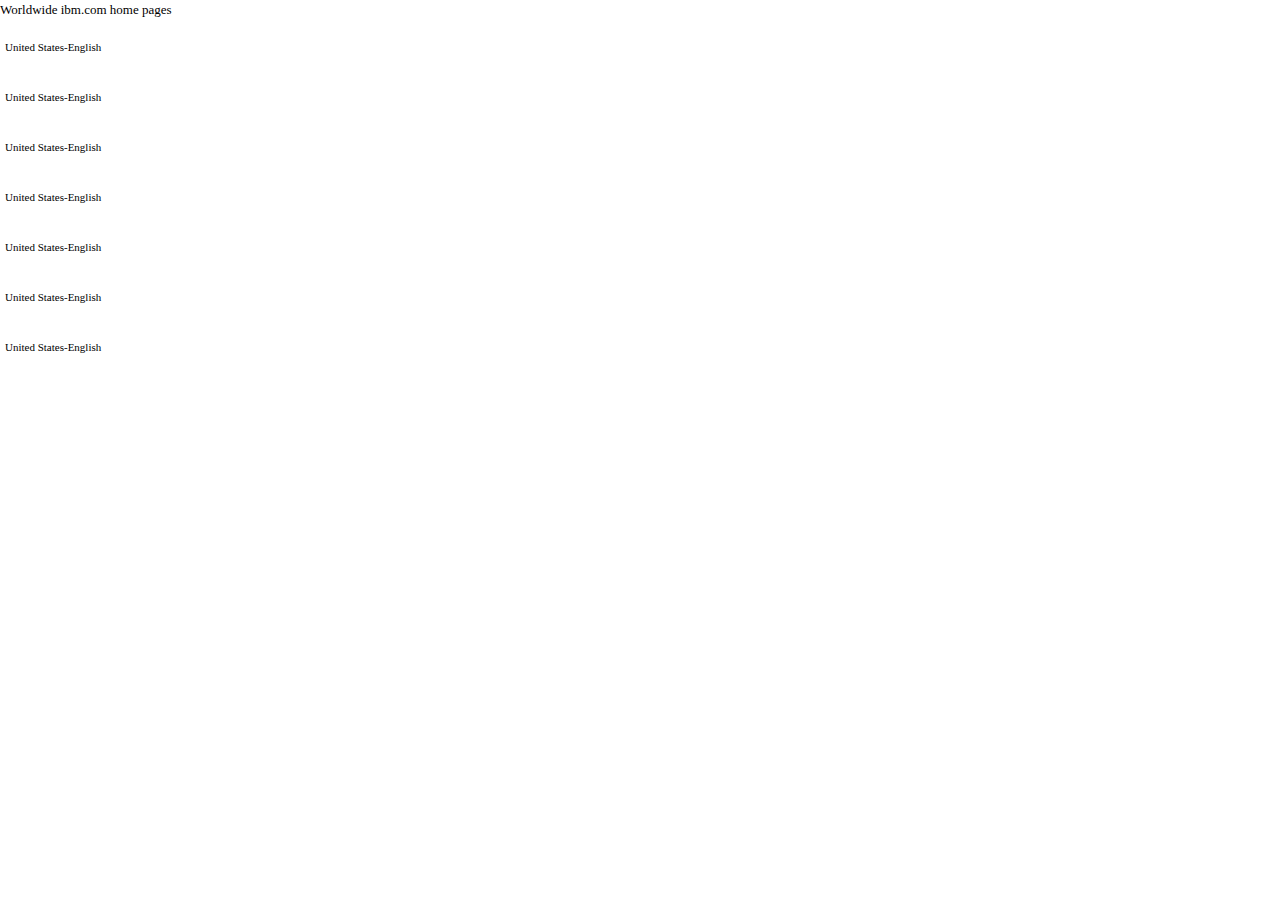
<file: tab.html>
<!DOCTYPE html>
<html>
<meta name="viewport" content="width=device-width, initial-scale=1, maximum-scale=1, user-scalable=no">
<head>
	<title></title>
	<link rel="stylesheet" type="text/css" href="css/reset.css">
	<link rel="stylesheet" type="text/css" href="css/tab.css">
	<link rel="stylesheet" type="text/css" href="font/iconfont.css">
</head>
<body>
	<div class="tab">
		<p><a href="">Worldwide ibm.com home pages</a></p>
		<ul>
			<li><a href="">United States-English</a></li>
			<li><a href="">United States-English</a></li>
			<li><a href="">United States-English</a></li>
			<li><a href="">United States-English</a></li>
			<li><a href="">United States-English</a></li>
			<li><a href="">United States-English</a></li>
			<li><a href="">United States-English</a></li>
		</ul>
	</div>
</body>
</html>
</file>
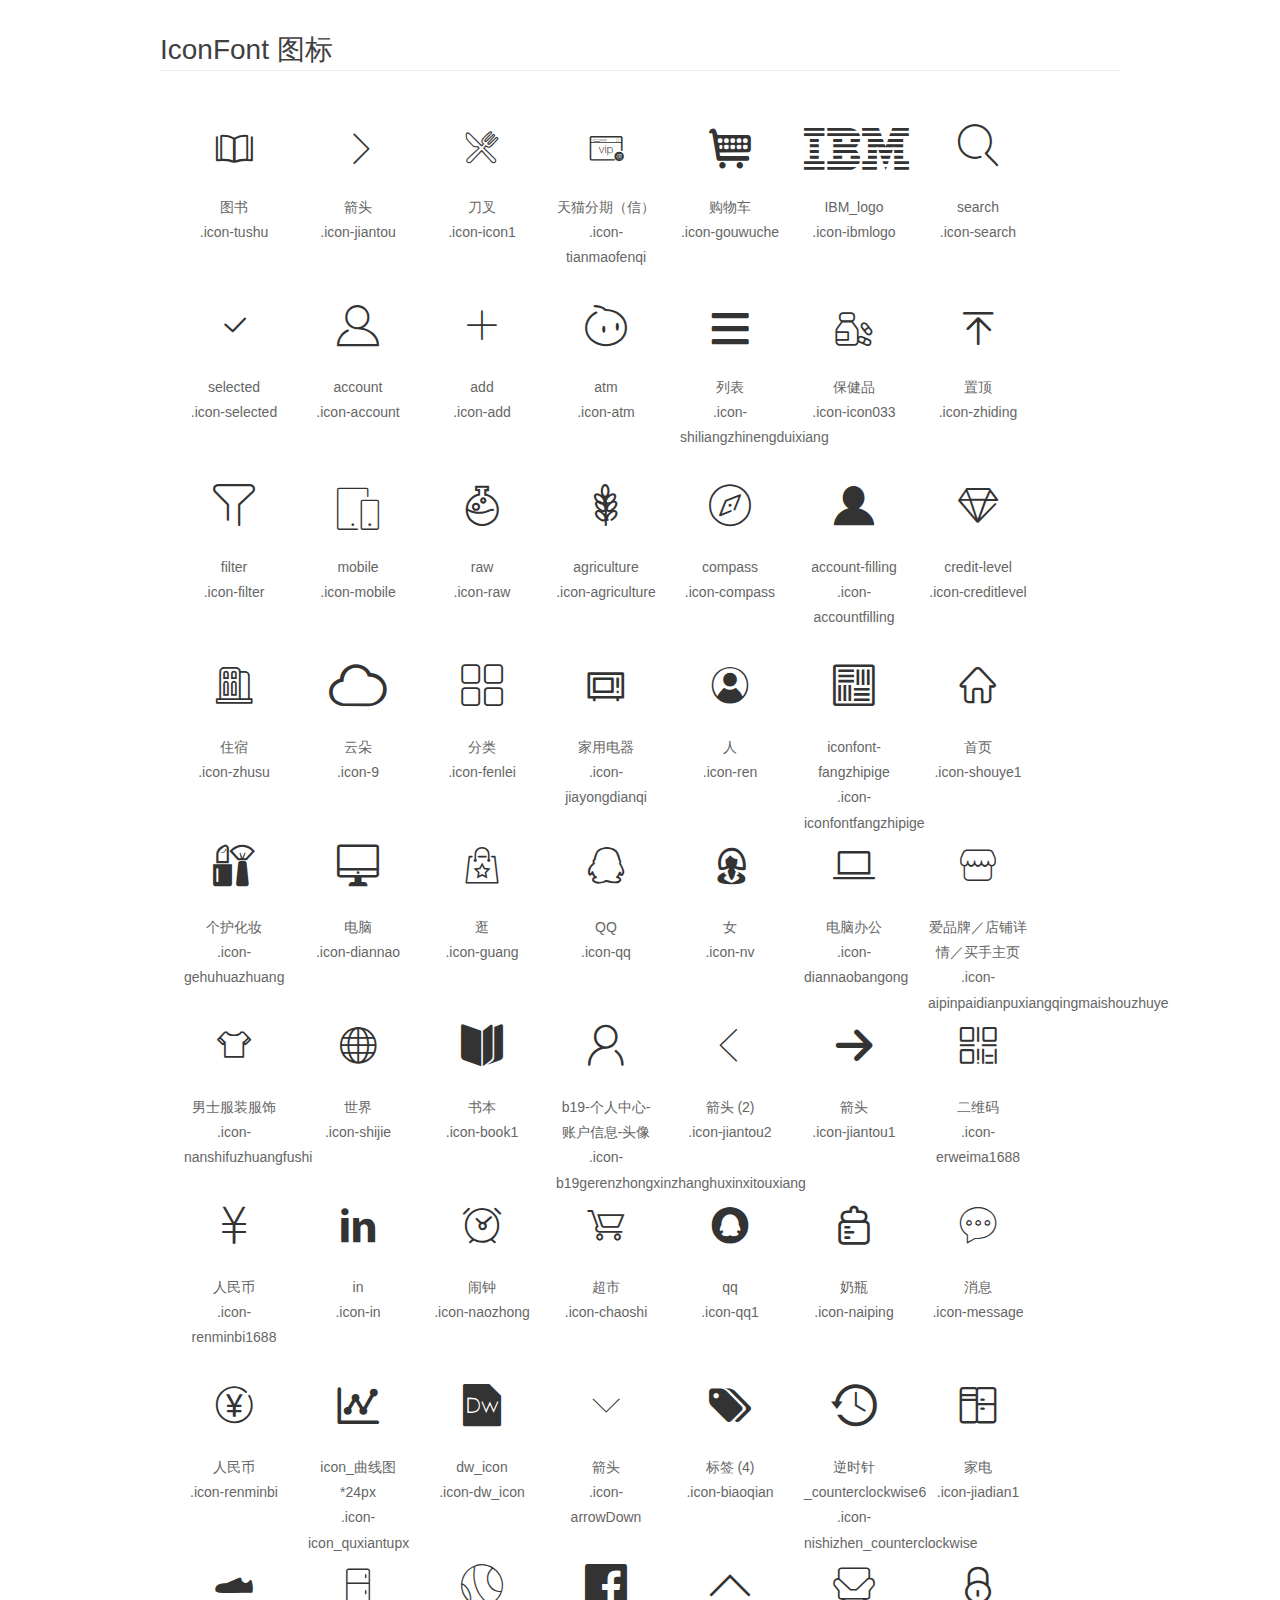
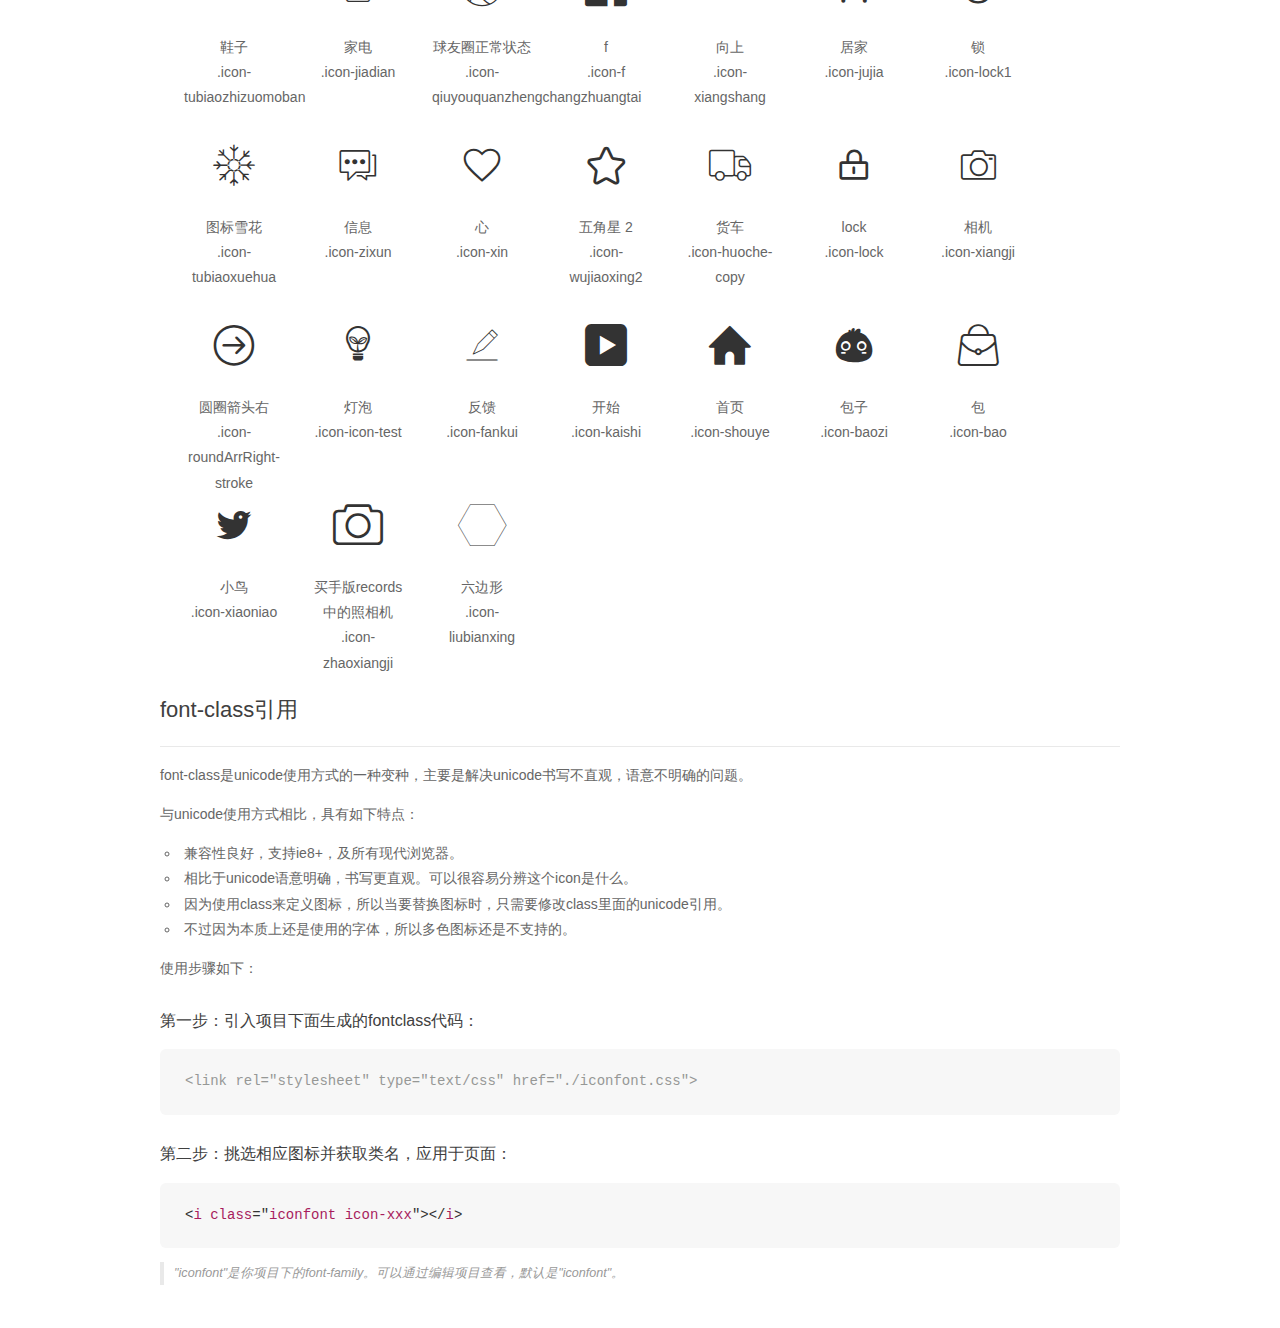
<file: font/demo_fontclass.html>
<!DOCTYPE html>
<html>
<head>
    <meta charset="utf-8"/>
    <title>IconFont</title>
    <link rel="stylesheet" href="demo.css">
    <link rel="stylesheet" href="iconfont.css">
</head>
<body>
    <div class="main markdown">
        <h1>IconFont 图标</h1>
        <ul class="icon_lists clear">
            
                <li>
                <i class="icon iconfont icon-tushu"></i>
                    <div class="name">图书</div>
                    <div class="fontclass">.icon-tushu</div>
                </li>
            
                <li>
                <i class="icon iconfont icon-jiantou"></i>
                    <div class="name">箭头</div>
                    <div class="fontclass">.icon-jiantou</div>
                </li>
            
                <li>
                <i class="icon iconfont icon-icon1"></i>
                    <div class="name">刀叉</div>
                    <div class="fontclass">.icon-icon1</div>
                </li>
            
                <li>
                <i class="icon iconfont icon-tianmaofenqi"></i>
                    <div class="name">天猫分期（信）</div>
                    <div class="fontclass">.icon-tianmaofenqi</div>
                </li>
            
                <li>
                <i class="icon iconfont icon-gouwuche"></i>
                    <div class="name">购物车</div>
                    <div class="fontclass">.icon-gouwuche</div>
                </li>
            
                <li>
                <i class="icon iconfont icon-ibmlogo"></i>
                    <div class="name">IBM_logo</div>
                    <div class="fontclass">.icon-ibmlogo</div>
                </li>
            
                <li>
                <i class="icon iconfont icon-search"></i>
                    <div class="name">search</div>
                    <div class="fontclass">.icon-search</div>
                </li>
            
                <li>
                <i class="icon iconfont icon-selected"></i>
                    <div class="name">selected</div>
                    <div class="fontclass">.icon-selected</div>
                </li>
            
                <li>
                <i class="icon iconfont icon-account"></i>
                    <div class="name">account</div>
                    <div class="fontclass">.icon-account</div>
                </li>
            
                <li>
                <i class="icon iconfont icon-add"></i>
                    <div class="name">add</div>
                    <div class="fontclass">.icon-add</div>
                </li>
            
                <li>
                <i class="icon iconfont icon-atm"></i>
                    <div class="name">atm</div>
                    <div class="fontclass">.icon-atm</div>
                </li>
            
                <li>
                <i class="icon iconfont icon-shiliangzhinengduixiang"></i>
                    <div class="name">列表</div>
                    <div class="fontclass">.icon-shiliangzhinengduixiang</div>
                </li>
            
                <li>
                <i class="icon iconfont icon-icon033"></i>
                    <div class="name">保健品</div>
                    <div class="fontclass">.icon-icon033</div>
                </li>
            
                <li>
                <i class="icon iconfont icon-zhiding"></i>
                    <div class="name">置顶</div>
                    <div class="fontclass">.icon-zhiding</div>
                </li>
            
                <li>
                <i class="icon iconfont icon-filter"></i>
                    <div class="name">filter</div>
                    <div class="fontclass">.icon-filter</div>
                </li>
            
                <li>
                <i class="icon iconfont icon-mobile"></i>
                    <div class="name">mobile</div>
                    <div class="fontclass">.icon-mobile</div>
                </li>
            
                <li>
                <i class="icon iconfont icon-raw"></i>
                    <div class="name">raw</div>
                    <div class="fontclass">.icon-raw</div>
                </li>
            
                <li>
                <i class="icon iconfont icon-agriculture"></i>
                    <div class="name">agriculture</div>
                    <div class="fontclass">.icon-agriculture</div>
                </li>
            
                <li>
                <i class="icon iconfont icon-compass"></i>
                    <div class="name">compass</div>
                    <div class="fontclass">.icon-compass</div>
                </li>
            
                <li>
                <i class="icon iconfont icon-accountfilling"></i>
                    <div class="name">account-filling</div>
                    <div class="fontclass">.icon-accountfilling</div>
                </li>
            
                <li>
                <i class="icon iconfont icon-creditlevel"></i>
                    <div class="name">credit-level</div>
                    <div class="fontclass">.icon-creditlevel</div>
                </li>
            
                <li>
                <i class="icon iconfont icon-zhusu"></i>
                    <div class="name">住宿</div>
                    <div class="fontclass">.icon-zhusu</div>
                </li>
            
                <li>
                <i class="icon iconfont icon-9"></i>
                    <div class="name">云朵</div>
                    <div class="fontclass">.icon-9</div>
                </li>
            
                <li>
                <i class="icon iconfont icon-fenlei"></i>
                    <div class="name">分类</div>
                    <div class="fontclass">.icon-fenlei</div>
                </li>
            
                <li>
                <i class="icon iconfont icon-jiayongdianqi"></i>
                    <div class="name">家用电器</div>
                    <div class="fontclass">.icon-jiayongdianqi</div>
                </li>
            
                <li>
                <i class="icon iconfont icon-ren"></i>
                    <div class="name">人</div>
                    <div class="fontclass">.icon-ren</div>
                </li>
            
                <li>
                <i class="icon iconfont icon-iconfontfangzhipige"></i>
                    <div class="name">iconfont-fangzhipige</div>
                    <div class="fontclass">.icon-iconfontfangzhipige</div>
                </li>
            
                <li>
                <i class="icon iconfont icon-shouye1"></i>
                    <div class="name">首页</div>
                    <div class="fontclass">.icon-shouye1</div>
                </li>
            
                <li>
                <i class="icon iconfont icon-gehuhuazhuang"></i>
                    <div class="name">个护化妆</div>
                    <div class="fontclass">.icon-gehuhuazhuang</div>
                </li>
            
                <li>
                <i class="icon iconfont icon-diannao"></i>
                    <div class="name">电脑</div>
                    <div class="fontclass">.icon-diannao</div>
                </li>
            
                <li>
                <i class="icon iconfont icon-guang"></i>
                    <div class="name">逛</div>
                    <div class="fontclass">.icon-guang</div>
                </li>
            
                <li>
                <i class="icon iconfont icon-qq"></i>
                    <div class="name">QQ</div>
                    <div class="fontclass">.icon-qq</div>
                </li>
            
                <li>
                <i class="icon iconfont icon-nv"></i>
                    <div class="name">女</div>
                    <div class="fontclass">.icon-nv</div>
                </li>
            
                <li>
                <i class="icon iconfont icon-diannaobangong"></i>
                    <div class="name">电脑办公</div>
                    <div class="fontclass">.icon-diannaobangong</div>
                </li>
            
                <li>
                <i class="icon iconfont icon-aipinpaidianpuxiangqingmaishouzhuye"></i>
                    <div class="name">爱品牌／店铺详情／买手主页</div>
                    <div class="fontclass">.icon-aipinpaidianpuxiangqingmaishouzhuye</div>
                </li>
            
                <li>
                <i class="icon iconfont icon-nanshifuzhuangfushi"></i>
                    <div class="name">男士服装服饰</div>
                    <div class="fontclass">.icon-nanshifuzhuangfushi</div>
                </li>
            
                <li>
                <i class="icon iconfont icon-shijie"></i>
                    <div class="name">世界</div>
                    <div class="fontclass">.icon-shijie</div>
                </li>
            
                <li>
                <i class="icon iconfont icon-book1"></i>
                    <div class="name">书本</div>
                    <div class="fontclass">.icon-book1</div>
                </li>
            
                <li>
                <i class="icon iconfont icon-b19gerenzhongxinzhanghuxinxitouxiang"></i>
                    <div class="name">b19-个人中心-账户信息-头像</div>
                    <div class="fontclass">.icon-b19gerenzhongxinzhanghuxinxitouxiang</div>
                </li>
            
                <li>
                <i class="icon iconfont icon-jiantou2"></i>
                    <div class="name">箭头 (2)</div>
                    <div class="fontclass">.icon-jiantou2</div>
                </li>
            
                <li>
                <i class="icon iconfont icon-jiantou1"></i>
                    <div class="name">箭头</div>
                    <div class="fontclass">.icon-jiantou1</div>
                </li>
            
                <li>
                <i class="icon iconfont icon-erweima1688"></i>
                    <div class="name">二维码</div>
                    <div class="fontclass">.icon-erweima1688</div>
                </li>
            
                <li>
                <i class="icon iconfont icon-renminbi1688"></i>
                    <div class="name">人民币</div>
                    <div class="fontclass">.icon-renminbi1688</div>
                </li>
            
                <li>
                <i class="icon iconfont icon-in"></i>
                    <div class="name">in</div>
                    <div class="fontclass">.icon-in</div>
                </li>
            
                <li>
                <i class="icon iconfont icon-naozhong"></i>
                    <div class="name">闹钟</div>
                    <div class="fontclass">.icon-naozhong</div>
                </li>
            
                <li>
                <i class="icon iconfont icon-chaoshi"></i>
                    <div class="name">超市</div>
                    <div class="fontclass">.icon-chaoshi</div>
                </li>
            
                <li>
                <i class="icon iconfont icon-qq1"></i>
                    <div class="name">qq</div>
                    <div class="fontclass">.icon-qq1</div>
                </li>
            
                <li>
                <i class="icon iconfont icon-naiping"></i>
                    <div class="name">奶瓶</div>
                    <div class="fontclass">.icon-naiping</div>
                </li>
            
                <li>
                <i class="icon iconfont icon-message"></i>
                    <div class="name">消息</div>
                    <div class="fontclass">.icon-message</div>
                </li>
            
                <li>
                <i class="icon iconfont icon-renminbi"></i>
                    <div class="name">人民币</div>
                    <div class="fontclass">.icon-renminbi</div>
                </li>
            
                <li>
                <i class="icon iconfont icon-icon_quxiantupx"></i>
                    <div class="name">icon_曲线图*24px</div>
                    <div class="fontclass">.icon-icon_quxiantupx</div>
                </li>
            
                <li>
                <i class="icon iconfont icon-dw_icon"></i>
                    <div class="name">dw_icon</div>
                    <div class="fontclass">.icon-dw_icon</div>
                </li>
            
                <li>
                <i class="icon iconfont icon-arrowDown"></i>
                    <div class="name">箭头</div>
                    <div class="fontclass">.icon-arrowDown</div>
                </li>
            
                <li>
                <i class="icon iconfont icon-biaoqian"></i>
                    <div class="name">标签 (4)</div>
                    <div class="fontclass">.icon-biaoqian</div>
                </li>
            
                <li>
                <i class="icon iconfont icon-nishizhen_counterclockwise"></i>
                    <div class="name">逆时针_counterclockwise6</div>
                    <div class="fontclass">.icon-nishizhen_counterclockwise</div>
                </li>
            
                <li>
                <i class="icon iconfont icon-jiadian1"></i>
                    <div class="name">家电</div>
                    <div class="fontclass">.icon-jiadian1</div>
                </li>
            
                <li>
                <i class="icon iconfont icon-tubiaozhizuomoban"></i>
                    <div class="name">鞋子</div>
                    <div class="fontclass">.icon-tubiaozhizuomoban</div>
                </li>
            
                <li>
                <i class="icon iconfont icon-jiadian"></i>
                    <div class="name">家电</div>
                    <div class="fontclass">.icon-jiadian</div>
                </li>
            
                <li>
                <i class="icon iconfont icon-qiuyouquanzhengchangzhuangtai"></i>
                    <div class="name">球友圈正常状态</div>
                    <div class="fontclass">.icon-qiuyouquanzhengchangzhuangtai</div>
                </li>
            
                <li>
                <i class="icon iconfont icon-f"></i>
                    <div class="name">f</div>
                    <div class="fontclass">.icon-f</div>
                </li>
            
                <li>
                <i class="icon iconfont icon-xiangshang"></i>
                    <div class="name">向上</div>
                    <div class="fontclass">.icon-xiangshang</div>
                </li>
            
                <li>
                <i class="icon iconfont icon-jujia"></i>
                    <div class="name">居家</div>
                    <div class="fontclass">.icon-jujia</div>
                </li>
            
                <li>
                <i class="icon iconfont icon-lock1"></i>
                    <div class="name">锁</div>
                    <div class="fontclass">.icon-lock1</div>
                </li>
            
                <li>
                <i class="icon iconfont icon-tubiaoxuehua"></i>
                    <div class="name">图标雪花</div>
                    <div class="fontclass">.icon-tubiaoxuehua</div>
                </li>
            
                <li>
                <i class="icon iconfont icon-zixun"></i>
                    <div class="name">信息</div>
                    <div class="fontclass">.icon-zixun</div>
                </li>
            
                <li>
                <i class="icon iconfont icon-xin"></i>
                    <div class="name">心</div>
                    <div class="fontclass">.icon-xin</div>
                </li>
            
                <li>
                <i class="icon iconfont icon-wujiaoxing2"></i>
                    <div class="name">五角星 2</div>
                    <div class="fontclass">.icon-wujiaoxing2</div>
                </li>
            
                <li>
                <i class="icon iconfont icon-huoche-copy"></i>
                    <div class="name">货车</div>
                    <div class="fontclass">.icon-huoche-copy</div>
                </li>
            
                <li>
                <i class="icon iconfont icon-lock"></i>
                    <div class="name">lock</div>
                    <div class="fontclass">.icon-lock</div>
                </li>
            
                <li>
                <i class="icon iconfont icon-xiangji"></i>
                    <div class="name">相机</div>
                    <div class="fontclass">.icon-xiangji</div>
                </li>
            
                <li>
                <i class="icon iconfont icon-roundArrRight-stroke"></i>
                    <div class="name">圆圈箭头右</div>
                    <div class="fontclass">.icon-roundArrRight-stroke</div>
                </li>
            
                <li>
                <i class="icon iconfont icon-icon-test"></i>
                    <div class="name">灯泡</div>
                    <div class="fontclass">.icon-icon-test</div>
                </li>
            
                <li>
                <i class="icon iconfont icon-fankui"></i>
                    <div class="name">反馈</div>
                    <div class="fontclass">.icon-fankui</div>
                </li>
            
                <li>
                <i class="icon iconfont icon-kaishi"></i>
                    <div class="name">开始</div>
                    <div class="fontclass">.icon-kaishi</div>
                </li>
            
                <li>
                <i class="icon iconfont icon-shouye"></i>
                    <div class="name">首页</div>
                    <div class="fontclass">.icon-shouye</div>
                </li>
            
                <li>
                <i class="icon iconfont icon-baozi"></i>
                    <div class="name">包子</div>
                    <div class="fontclass">.icon-baozi</div>
                </li>
            
                <li>
                <i class="icon iconfont icon-bao"></i>
                    <div class="name">包</div>
                    <div class="fontclass">.icon-bao</div>
                </li>
            
                <li>
                <i class="icon iconfont icon-xiaoniao"></i>
                    <div class="name">小鸟</div>
                    <div class="fontclass">.icon-xiaoniao</div>
                </li>
            
                <li>
                <i class="icon iconfont icon-zhaoxiangji"></i>
                    <div class="name">买手版records中的照相机 </div>
                    <div class="fontclass">.icon-zhaoxiangji</div>
                </li>
            
                <li>
                <i class="icon iconfont icon-liubianxing"></i>
                    <div class="name">六边形</div>
                    <div class="fontclass">.icon-liubianxing</div>
                </li>
            
        </ul>

        <h2 id="font-class-">font-class引用</h2>
        <hr>

        <p>font-class是unicode使用方式的一种变种，主要是解决unicode书写不直观，语意不明确的问题。</p>
        <p>与unicode使用方式相比，具有如下特点：</p>
        <ul>
        <li>兼容性良好，支持ie8+，及所有现代浏览器。</li>
        <li>相比于unicode语意明确，书写更直观。可以很容易分辨这个icon是什么。</li>
        <li>因为使用class来定义图标，所以当要替换图标时，只需要修改class里面的unicode引用。</li>
        <li>不过因为本质上还是使用的字体，所以多色图标还是不支持的。</li>
        </ul>
        <p>使用步骤如下：</p>
        <h3 id="-fontclass-">第一步：引入项目下面生成的fontclass代码：</h3>


        <pre><code class="lang-js hljs javascript"><span class="hljs-comment">&lt;link rel="stylesheet" type="text/css" href="./iconfont.css"&gt;</span></code></pre>
        <h3 id="-">第二步：挑选相应图标并获取类名，应用于页面：</h3>
        <pre><code class="lang-css hljs">&lt;<span class="hljs-selector-tag">i</span> <span class="hljs-selector-tag">class</span>="<span class="hljs-selector-tag">iconfont</span> <span class="hljs-selector-tag">icon-xxx</span>"&gt;&lt;/<span class="hljs-selector-tag">i</span>&gt;</code></pre>
        <blockquote>
        <p>"iconfont"是你项目下的font-family。可以通过编辑项目查看，默认是"iconfont"。</p>
        </blockquote>
    </div>
</body>
</html>
</file>
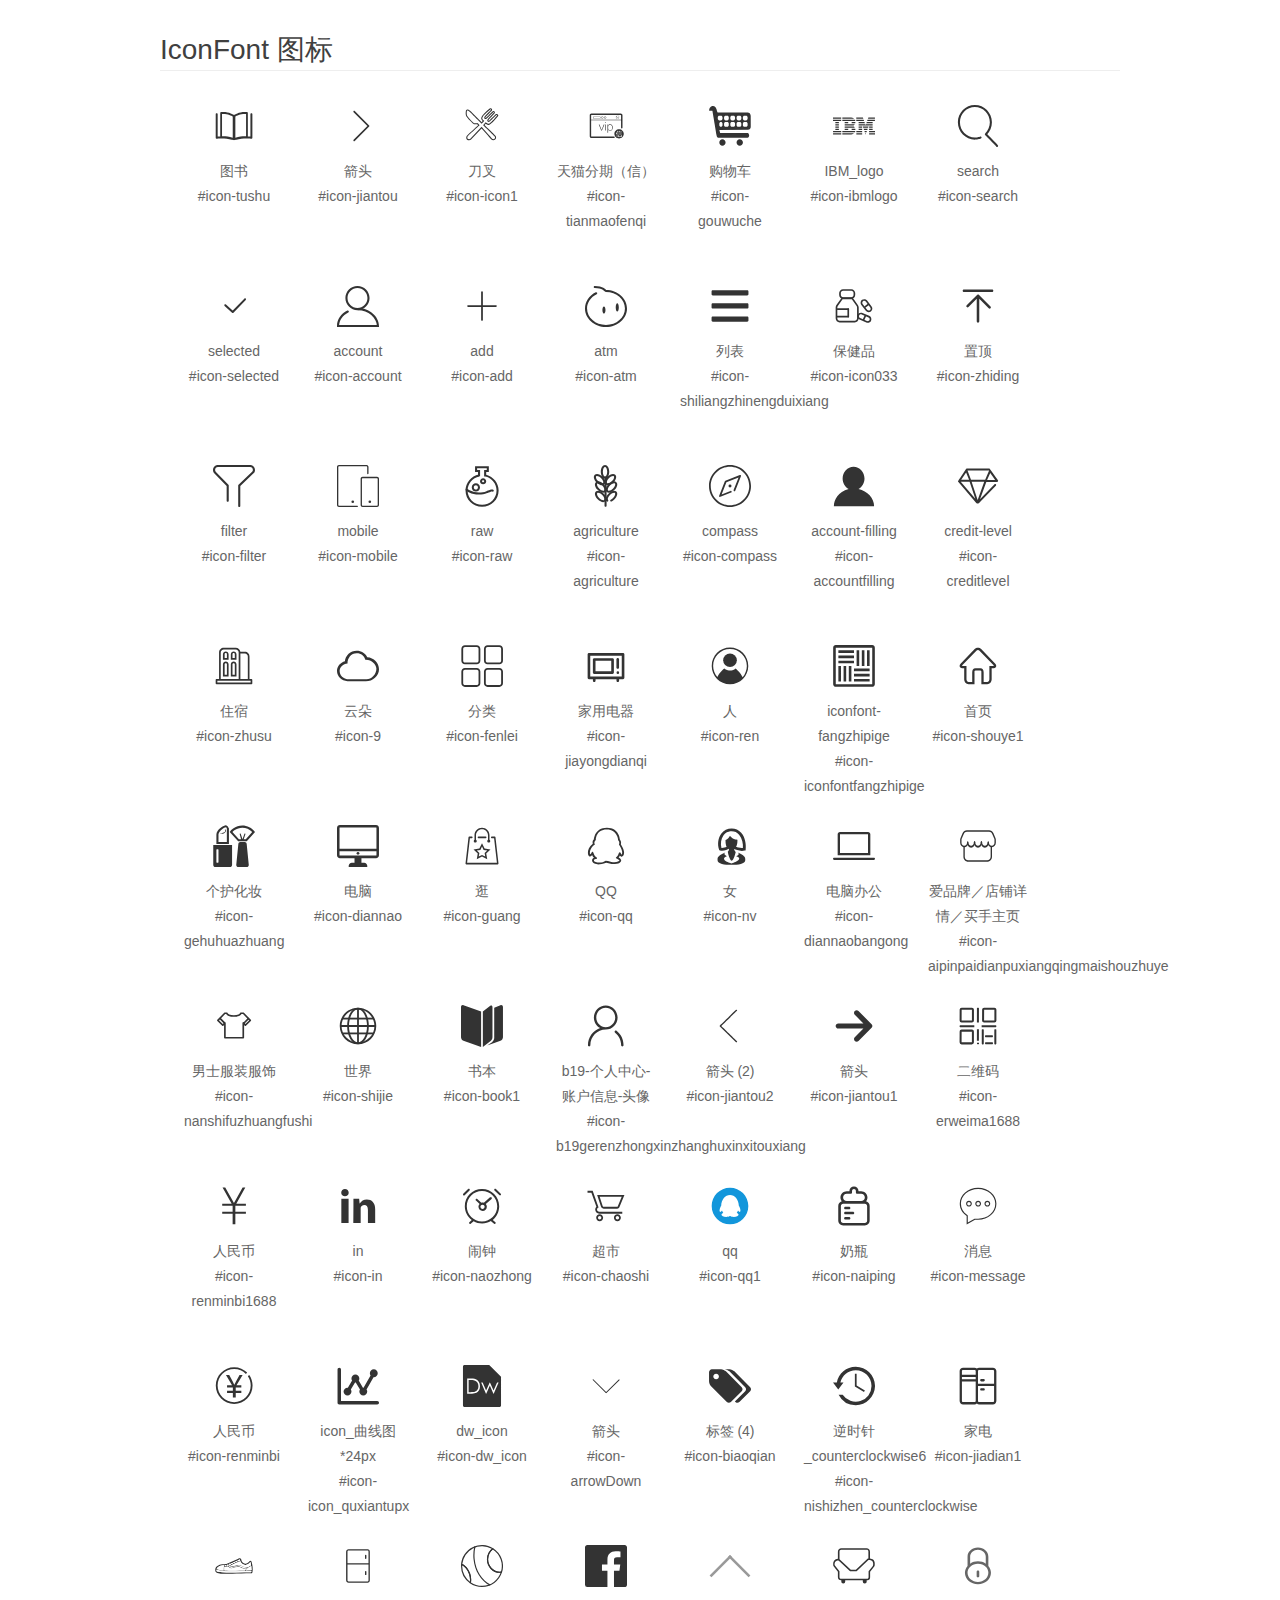
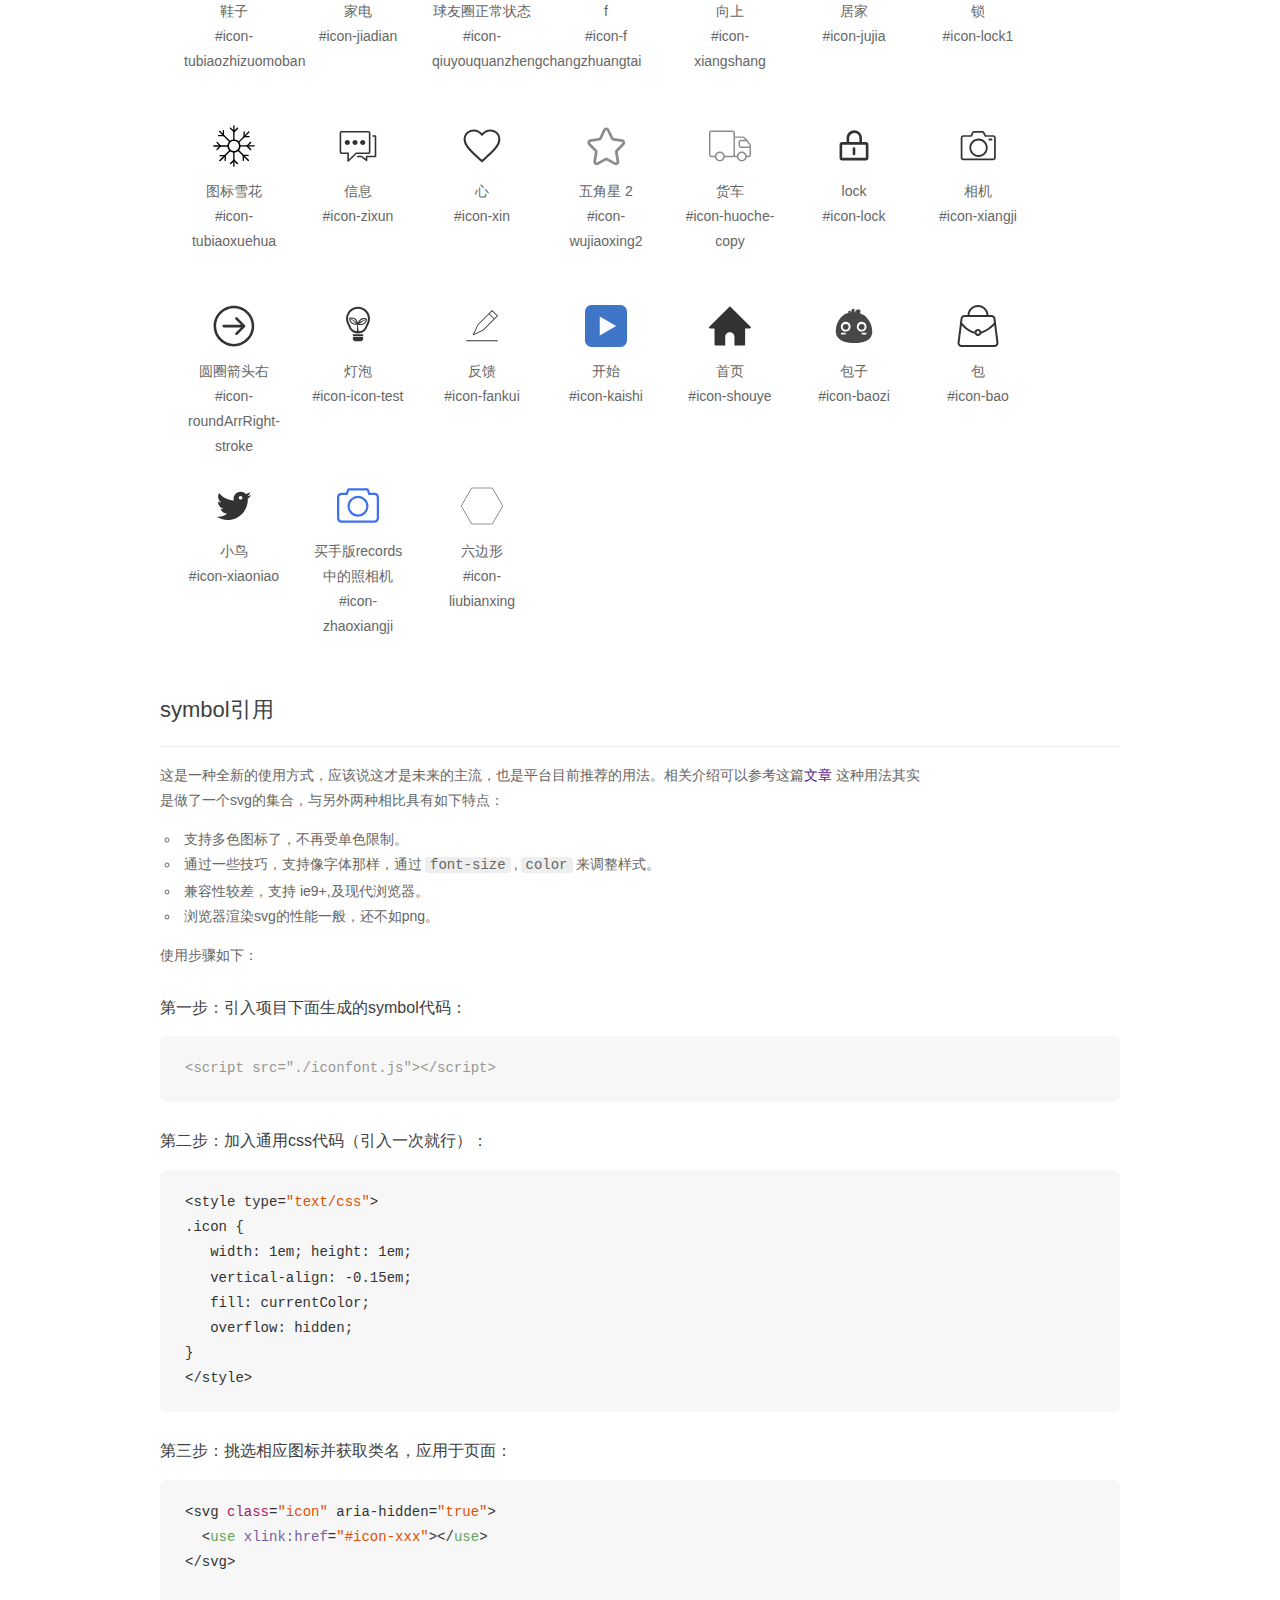
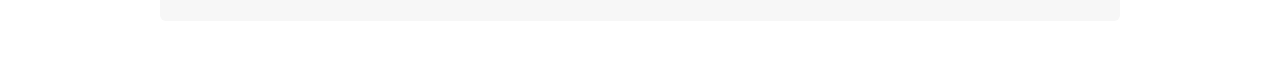
<file: font/demo_symbol.html>
<!DOCTYPE html>
<html>
<head>
    <meta charset="utf-8"/>
    <title>IconFont</title>
    <link rel="stylesheet" href="demo.css">
    <script src="iconfont.js"></script>

    <style type="text/css">
        .icon {
          /* 通过设置 font-size 来改变图标大小 */
          width: 1em; height: 1em;
          /* 图标和文字相邻时，垂直对齐 */
          vertical-align: -0.15em;
          /* 通过设置 color 来改变 SVG 的颜色/fill */
          fill: currentColor;
          /* path 和 stroke 溢出 viewBox 部分在 IE 下会显示
             normalize.css 中也包含这行 */
          overflow: hidden;
        }

    </style>
</head>
<body>
    <div class="main markdown">
        <h1>IconFont 图标</h1>
        <ul class="icon_lists clear">
            
                <li>
                    <svg class="icon" aria-hidden="true">
                        <use xlink:href="#icon-tushu"></use>
                    </svg>
                    <div class="name">图书</div>
                    <div class="fontclass">#icon-tushu</div>
                </li>
            
                <li>
                    <svg class="icon" aria-hidden="true">
                        <use xlink:href="#icon-jiantou"></use>
                    </svg>
                    <div class="name">箭头</div>
                    <div class="fontclass">#icon-jiantou</div>
                </li>
            
                <li>
                    <svg class="icon" aria-hidden="true">
                        <use xlink:href="#icon-icon1"></use>
                    </svg>
                    <div class="name">刀叉</div>
                    <div class="fontclass">#icon-icon1</div>
                </li>
            
                <li>
                    <svg class="icon" aria-hidden="true">
                        <use xlink:href="#icon-tianmaofenqi"></use>
                    </svg>
                    <div class="name">天猫分期（信）</div>
                    <div class="fontclass">#icon-tianmaofenqi</div>
                </li>
            
                <li>
                    <svg class="icon" aria-hidden="true">
                        <use xlink:href="#icon-gouwuche"></use>
                    </svg>
                    <div class="name">购物车</div>
                    <div class="fontclass">#icon-gouwuche</div>
                </li>
            
                <li>
                    <svg class="icon" aria-hidden="true">
                        <use xlink:href="#icon-ibmlogo"></use>
                    </svg>
                    <div class="name">IBM_logo</div>
                    <div class="fontclass">#icon-ibmlogo</div>
                </li>
            
                <li>
                    <svg class="icon" aria-hidden="true">
                        <use xlink:href="#icon-search"></use>
                    </svg>
                    <div class="name">search</div>
                    <div class="fontclass">#icon-search</div>
                </li>
            
                <li>
                    <svg class="icon" aria-hidden="true">
                        <use xlink:href="#icon-selected"></use>
                    </svg>
                    <div class="name">selected</div>
                    <div class="fontclass">#icon-selected</div>
                </li>
            
                <li>
                    <svg class="icon" aria-hidden="true">
                        <use xlink:href="#icon-account"></use>
                    </svg>
                    <div class="name">account</div>
                    <div class="fontclass">#icon-account</div>
                </li>
            
                <li>
                    <svg class="icon" aria-hidden="true">
                        <use xlink:href="#icon-add"></use>
                    </svg>
                    <div class="name">add</div>
                    <div class="fontclass">#icon-add</div>
                </li>
            
                <li>
                    <svg class="icon" aria-hidden="true">
                        <use xlink:href="#icon-atm"></use>
                    </svg>
                    <div class="name">atm</div>
                    <div class="fontclass">#icon-atm</div>
                </li>
            
                <li>
                    <svg class="icon" aria-hidden="true">
                        <use xlink:href="#icon-shiliangzhinengduixiang"></use>
                    </svg>
                    <div class="name">列表</div>
                    <div class="fontclass">#icon-shiliangzhinengduixiang</div>
                </li>
            
                <li>
                    <svg class="icon" aria-hidden="true">
                        <use xlink:href="#icon-icon033"></use>
                    </svg>
                    <div class="name">保健品</div>
                    <div class="fontclass">#icon-icon033</div>
                </li>
            
                <li>
                    <svg class="icon" aria-hidden="true">
                        <use xlink:href="#icon-zhiding"></use>
                    </svg>
                    <div class="name">置顶</div>
                    <div class="fontclass">#icon-zhiding</div>
                </li>
            
                <li>
                    <svg class="icon" aria-hidden="true">
                        <use xlink:href="#icon-filter"></use>
                    </svg>
                    <div class="name">filter</div>
                    <div class="fontclass">#icon-filter</div>
                </li>
            
                <li>
                    <svg class="icon" aria-hidden="true">
                        <use xlink:href="#icon-mobile"></use>
                    </svg>
                    <div class="name">mobile</div>
                    <div class="fontclass">#icon-mobile</div>
                </li>
            
                <li>
                    <svg class="icon" aria-hidden="true">
                        <use xlink:href="#icon-raw"></use>
                    </svg>
                    <div class="name">raw</div>
                    <div class="fontclass">#icon-raw</div>
                </li>
            
                <li>
                    <svg class="icon" aria-hidden="true">
                        <use xlink:href="#icon-agriculture"></use>
                    </svg>
                    <div class="name">agriculture</div>
                    <div class="fontclass">#icon-agriculture</div>
                </li>
            
                <li>
                    <svg class="icon" aria-hidden="true">
                        <use xlink:href="#icon-compass"></use>
                    </svg>
                    <div class="name">compass</div>
                    <div class="fontclass">#icon-compass</div>
                </li>
            
                <li>
                    <svg class="icon" aria-hidden="true">
                        <use xlink:href="#icon-accountfilling"></use>
                    </svg>
                    <div class="name">account-filling</div>
                    <div class="fontclass">#icon-accountfilling</div>
                </li>
            
                <li>
                    <svg class="icon" aria-hidden="true">
                        <use xlink:href="#icon-creditlevel"></use>
                    </svg>
                    <div class="name">credit-level</div>
                    <div class="fontclass">#icon-creditlevel</div>
                </li>
            
                <li>
                    <svg class="icon" aria-hidden="true">
                        <use xlink:href="#icon-zhusu"></use>
                    </svg>
                    <div class="name">住宿</div>
                    <div class="fontclass">#icon-zhusu</div>
                </li>
            
                <li>
                    <svg class="icon" aria-hidden="true">
                        <use xlink:href="#icon-9"></use>
                    </svg>
                    <div class="name">云朵</div>
                    <div class="fontclass">#icon-9</div>
                </li>
            
                <li>
                    <svg class="icon" aria-hidden="true">
                        <use xlink:href="#icon-fenlei"></use>
                    </svg>
                    <div class="name">分类</div>
                    <div class="fontclass">#icon-fenlei</div>
                </li>
            
                <li>
                    <svg class="icon" aria-hidden="true">
                        <use xlink:href="#icon-jiayongdianqi"></use>
                    </svg>
                    <div class="name">家用电器</div>
                    <div class="fontclass">#icon-jiayongdianqi</div>
                </li>
            
                <li>
                    <svg class="icon" aria-hidden="true">
                        <use xlink:href="#icon-ren"></use>
                    </svg>
                    <div class="name">人</div>
                    <div class="fontclass">#icon-ren</div>
                </li>
            
                <li>
                    <svg class="icon" aria-hidden="true">
                        <use xlink:href="#icon-iconfontfangzhipige"></use>
                    </svg>
                    <div class="name">iconfont-fangzhipige</div>
                    <div class="fontclass">#icon-iconfontfangzhipige</div>
                </li>
            
                <li>
                    <svg class="icon" aria-hidden="true">
                        <use xlink:href="#icon-shouye1"></use>
                    </svg>
                    <div class="name">首页</div>
                    <div class="fontclass">#icon-shouye1</div>
                </li>
            
                <li>
                    <svg class="icon" aria-hidden="true">
                        <use xlink:href="#icon-gehuhuazhuang"></use>
                    </svg>
                    <div class="name">个护化妆</div>
                    <div class="fontclass">#icon-gehuhuazhuang</div>
                </li>
            
                <li>
                    <svg class="icon" aria-hidden="true">
                        <use xlink:href="#icon-diannao"></use>
                    </svg>
                    <div class="name">电脑</div>
                    <div class="fontclass">#icon-diannao</div>
                </li>
            
                <li>
                    <svg class="icon" aria-hidden="true">
                        <use xlink:href="#icon-guang"></use>
                    </svg>
                    <div class="name">逛</div>
                    <div class="fontclass">#icon-guang</div>
                </li>
            
                <li>
                    <svg class="icon" aria-hidden="true">
                        <use xlink:href="#icon-qq"></use>
                    </svg>
                    <div class="name">QQ</div>
                    <div class="fontclass">#icon-qq</div>
                </li>
            
                <li>
                    <svg class="icon" aria-hidden="true">
                        <use xlink:href="#icon-nv"></use>
                    </svg>
                    <div class="name">女</div>
                    <div class="fontclass">#icon-nv</div>
                </li>
            
                <li>
                    <svg class="icon" aria-hidden="true">
                        <use xlink:href="#icon-diannaobangong"></use>
                    </svg>
                    <div class="name">电脑办公</div>
                    <div class="fontclass">#icon-diannaobangong</div>
                </li>
            
                <li>
                    <svg class="icon" aria-hidden="true">
                        <use xlink:href="#icon-aipinpaidianpuxiangqingmaishouzhuye"></use>
                    </svg>
                    <div class="name">爱品牌／店铺详情／买手主页</div>
                    <div class="fontclass">#icon-aipinpaidianpuxiangqingmaishouzhuye</div>
                </li>
            
                <li>
                    <svg class="icon" aria-hidden="true">
                        <use xlink:href="#icon-nanshifuzhuangfushi"></use>
                    </svg>
                    <div class="name">男士服装服饰</div>
                    <div class="fontclass">#icon-nanshifuzhuangfushi</div>
                </li>
            
                <li>
                    <svg class="icon" aria-hidden="true">
                        <use xlink:href="#icon-shijie"></use>
                    </svg>
                    <div class="name">世界</div>
                    <div class="fontclass">#icon-shijie</div>
                </li>
            
                <li>
                    <svg class="icon" aria-hidden="true">
                        <use xlink:href="#icon-book1"></use>
                    </svg>
                    <div class="name">书本</div>
                    <div class="fontclass">#icon-book1</div>
                </li>
            
                <li>
                    <svg class="icon" aria-hidden="true">
                        <use xlink:href="#icon-b19gerenzhongxinzhanghuxinxitouxiang"></use>
                    </svg>
                    <div class="name">b19-个人中心-账户信息-头像</div>
                    <div class="fontclass">#icon-b19gerenzhongxinzhanghuxinxitouxiang</div>
                </li>
            
                <li>
                    <svg class="icon" aria-hidden="true">
                        <use xlink:href="#icon-jiantou2"></use>
                    </svg>
                    <div class="name">箭头 (2)</div>
                    <div class="fontclass">#icon-jiantou2</div>
                </li>
            
                <li>
                    <svg class="icon" aria-hidden="true">
                        <use xlink:href="#icon-jiantou1"></use>
                    </svg>
                    <div class="name">箭头</div>
                    <div class="fontclass">#icon-jiantou1</div>
                </li>
            
                <li>
                    <svg class="icon" aria-hidden="true">
                        <use xlink:href="#icon-erweima1688"></use>
                    </svg>
                    <div class="name">二维码</div>
                    <div class="fontclass">#icon-erweima1688</div>
                </li>
            
                <li>
                    <svg class="icon" aria-hidden="true">
                        <use xlink:href="#icon-renminbi1688"></use>
                    </svg>
                    <div class="name">人民币</div>
                    <div class="fontclass">#icon-renminbi1688</div>
                </li>
            
                <li>
                    <svg class="icon" aria-hidden="true">
                        <use xlink:href="#icon-in"></use>
                    </svg>
                    <div class="name">in</div>
                    <div class="fontclass">#icon-in</div>
                </li>
            
                <li>
                    <svg class="icon" aria-hidden="true">
                        <use xlink:href="#icon-naozhong"></use>
                    </svg>
                    <div class="name">闹钟</div>
                    <div class="fontclass">#icon-naozhong</div>
                </li>
            
                <li>
                    <svg class="icon" aria-hidden="true">
                        <use xlink:href="#icon-chaoshi"></use>
                    </svg>
                    <div class="name">超市</div>
                    <div class="fontclass">#icon-chaoshi</div>
                </li>
            
                <li>
                    <svg class="icon" aria-hidden="true">
                        <use xlink:href="#icon-qq1"></use>
                    </svg>
                    <div class="name">qq</div>
                    <div class="fontclass">#icon-qq1</div>
                </li>
            
                <li>
                    <svg class="icon" aria-hidden="true">
                        <use xlink:href="#icon-naiping"></use>
                    </svg>
                    <div class="name">奶瓶</div>
                    <div class="fontclass">#icon-naiping</div>
                </li>
            
                <li>
                    <svg class="icon" aria-hidden="true">
                        <use xlink:href="#icon-message"></use>
                    </svg>
                    <div class="name">消息</div>
                    <div class="fontclass">#icon-message</div>
                </li>
            
                <li>
                    <svg class="icon" aria-hidden="true">
                        <use xlink:href="#icon-renminbi"></use>
                    </svg>
                    <div class="name">人民币</div>
                    <div class="fontclass">#icon-renminbi</div>
                </li>
            
                <li>
                    <svg class="icon" aria-hidden="true">
                        <use xlink:href="#icon-icon_quxiantupx"></use>
                    </svg>
                    <div class="name">icon_曲线图*24px</div>
                    <div class="fontclass">#icon-icon_quxiantupx</div>
                </li>
            
                <li>
                    <svg class="icon" aria-hidden="true">
                        <use xlink:href="#icon-dw_icon"></use>
                    </svg>
                    <div class="name">dw_icon</div>
                    <div class="fontclass">#icon-dw_icon</div>
                </li>
            
                <li>
                    <svg class="icon" aria-hidden="true">
                        <use xlink:href="#icon-arrowDown"></use>
                    </svg>
                    <div class="name">箭头</div>
                    <div class="fontclass">#icon-arrowDown</div>
                </li>
            
                <li>
                    <svg class="icon" aria-hidden="true">
                        <use xlink:href="#icon-biaoqian"></use>
                    </svg>
                    <div class="name">标签 (4)</div>
                    <div class="fontclass">#icon-biaoqian</div>
                </li>
            
                <li>
                    <svg class="icon" aria-hidden="true">
                        <use xlink:href="#icon-nishizhen_counterclockwise"></use>
                    </svg>
                    <div class="name">逆时针_counterclockwise6</div>
                    <div class="fontclass">#icon-nishizhen_counterclockwise</div>
                </li>
            
                <li>
                    <svg class="icon" aria-hidden="true">
                        <use xlink:href="#icon-jiadian1"></use>
                    </svg>
                    <div class="name">家电</div>
                    <div class="fontclass">#icon-jiadian1</div>
                </li>
            
                <li>
                    <svg class="icon" aria-hidden="true">
                        <use xlink:href="#icon-tubiaozhizuomoban"></use>
                    </svg>
                    <div class="name">鞋子</div>
                    <div class="fontclass">#icon-tubiaozhizuomoban</div>
                </li>
            
                <li>
                    <svg class="icon" aria-hidden="true">
                        <use xlink:href="#icon-jiadian"></use>
                    </svg>
                    <div class="name">家电</div>
                    <div class="fontclass">#icon-jiadian</div>
                </li>
            
                <li>
                    <svg class="icon" aria-hidden="true">
                        <use xlink:href="#icon-qiuyouquanzhengchangzhuangtai"></use>
                    </svg>
                    <div class="name">球友圈正常状态</div>
                    <div class="fontclass">#icon-qiuyouquanzhengchangzhuangtai</div>
                </li>
            
                <li>
                    <svg class="icon" aria-hidden="true">
                        <use xlink:href="#icon-f"></use>
                    </svg>
                    <div class="name">f</div>
                    <div class="fontclass">#icon-f</div>
                </li>
            
                <li>
                    <svg class="icon" aria-hidden="true">
                        <use xlink:href="#icon-xiangshang"></use>
                    </svg>
                    <div class="name">向上</div>
                    <div class="fontclass">#icon-xiangshang</div>
                </li>
            
                <li>
                    <svg class="icon" aria-hidden="true">
                        <use xlink:href="#icon-jujia"></use>
                    </svg>
                    <div class="name">居家</div>
                    <div class="fontclass">#icon-jujia</div>
                </li>
            
                <li>
                    <svg class="icon" aria-hidden="true">
                        <use xlink:href="#icon-lock1"></use>
                    </svg>
                    <div class="name">锁</div>
                    <div class="fontclass">#icon-lock1</div>
                </li>
            
                <li>
                    <svg class="icon" aria-hidden="true">
                        <use xlink:href="#icon-tubiaoxuehua"></use>
                    </svg>
                    <div class="name">图标雪花</div>
                    <div class="fontclass">#icon-tubiaoxuehua</div>
                </li>
            
                <li>
                    <svg class="icon" aria-hidden="true">
                        <use xlink:href="#icon-zixun"></use>
                    </svg>
                    <div class="name">信息</div>
                    <div class="fontclass">#icon-zixun</div>
                </li>
            
                <li>
                    <svg class="icon" aria-hidden="true">
                        <use xlink:href="#icon-xin"></use>
                    </svg>
                    <div class="name">心</div>
                    <div class="fontclass">#icon-xin</div>
                </li>
            
                <li>
                    <svg class="icon" aria-hidden="true">
                        <use xlink:href="#icon-wujiaoxing2"></use>
                    </svg>
                    <div class="name">五角星 2</div>
                    <div class="fontclass">#icon-wujiaoxing2</div>
                </li>
            
                <li>
                    <svg class="icon" aria-hidden="true">
                        <use xlink:href="#icon-huoche-copy"></use>
                    </svg>
                    <div class="name">货车</div>
                    <div class="fontclass">#icon-huoche-copy</div>
                </li>
            
                <li>
                    <svg class="icon" aria-hidden="true">
                        <use xlink:href="#icon-lock"></use>
                    </svg>
                    <div class="name">lock</div>
                    <div class="fontclass">#icon-lock</div>
                </li>
            
                <li>
                    <svg class="icon" aria-hidden="true">
                        <use xlink:href="#icon-xiangji"></use>
                    </svg>
                    <div class="name">相机</div>
                    <div class="fontclass">#icon-xiangji</div>
                </li>
            
                <li>
                    <svg class="icon" aria-hidden="true">
                        <use xlink:href="#icon-roundArrRight-stroke"></use>
                    </svg>
                    <div class="name">圆圈箭头右</div>
                    <div class="fontclass">#icon-roundArrRight-stroke</div>
                </li>
            
                <li>
                    <svg class="icon" aria-hidden="true">
                        <use xlink:href="#icon-icon-test"></use>
                    </svg>
                    <div class="name">灯泡</div>
                    <div class="fontclass">#icon-icon-test</div>
                </li>
            
                <li>
                    <svg class="icon" aria-hidden="true">
                        <use xlink:href="#icon-fankui"></use>
                    </svg>
                    <div class="name">反馈</div>
                    <div class="fontclass">#icon-fankui</div>
                </li>
            
                <li>
                    <svg class="icon" aria-hidden="true">
                        <use xlink:href="#icon-kaishi"></use>
                    </svg>
                    <div class="name">开始</div>
                    <div class="fontclass">#icon-kaishi</div>
                </li>
            
                <li>
                    <svg class="icon" aria-hidden="true">
                        <use xlink:href="#icon-shouye"></use>
                    </svg>
                    <div class="name">首页</div>
                    <div class="fontclass">#icon-shouye</div>
                </li>
            
                <li>
                    <svg class="icon" aria-hidden="true">
                        <use xlink:href="#icon-baozi"></use>
                    </svg>
                    <div class="name">包子</div>
                    <div class="fontclass">#icon-baozi</div>
                </li>
            
                <li>
                    <svg class="icon" aria-hidden="true">
                        <use xlink:href="#icon-bao"></use>
                    </svg>
                    <div class="name">包</div>
                    <div class="fontclass">#icon-bao</div>
                </li>
            
                <li>
                    <svg class="icon" aria-hidden="true">
                        <use xlink:href="#icon-xiaoniao"></use>
                    </svg>
                    <div class="name">小鸟</div>
                    <div class="fontclass">#icon-xiaoniao</div>
                </li>
            
                <li>
                    <svg class="icon" aria-hidden="true">
                        <use xlink:href="#icon-zhaoxiangji"></use>
                    </svg>
                    <div class="name">买手版records中的照相机 </div>
                    <div class="fontclass">#icon-zhaoxiangji</div>
                </li>
            
                <li>
                    <svg class="icon" aria-hidden="true">
                        <use xlink:href="#icon-liubianxing"></use>
                    </svg>
                    <div class="name">六边形</div>
                    <div class="fontclass">#icon-liubianxing</div>
                </li>
            
        </ul>


        <h2 id="symbol-">symbol引用</h2>
        <hr>

        <p>这是一种全新的使用方式，应该说这才是未来的主流，也是平台目前推荐的用法。相关介绍可以参考这篇<a href="">文章</a>
        这种用法其实是做了一个svg的集合，与另外两种相比具有如下特点：</p>
        <ul>
          <li>支持多色图标了，不再受单色限制。</li>
          <li>通过一些技巧，支持像字体那样，通过<code>font-size</code>,<code>color</code>来调整样式。</li>
          <li>兼容性较差，支持 ie9+,及现代浏览器。</li>
          <li>浏览器渲染svg的性能一般，还不如png。</li>
        </ul>
        <p>使用步骤如下：</p>
        <h3 id="-symbol-">第一步：引入项目下面生成的symbol代码：</h3>
        <pre><code class="lang-js hljs javascript"><span class="hljs-comment">&lt;script src="./iconfont.js"&gt;&lt;/script&gt;</span></code></pre>
        <h3 id="-css-">第二步：加入通用css代码（引入一次就行）：</h3>
        <pre><code class="lang-js hljs javascript">&lt;style type=<span class="hljs-string">"text/css"</span>&gt;
.icon {
   width: <span class="hljs-number">1</span>em; height: <span class="hljs-number">1</span>em;
   vertical-align: <span class="hljs-number">-0.15</span>em;
   fill: currentColor;
   overflow: hidden;
}
&lt;<span class="hljs-regexp">/style&gt;</span></code></pre>
        <h3 id="-">第三步：挑选相应图标并获取类名，应用于页面：</h3>
        <pre><code class="lang-js hljs javascript">&lt;svg <span class="hljs-class"><span class="hljs-keyword">class</span></span>=<span class="hljs-string">"icon"</span> aria-hidden=<span class="hljs-string">"true"</span>&gt;<span class="xml"><span class="hljs-tag">
  &lt;<span class="hljs-name">use</span> <span class="hljs-attr">xlink:href</span>=<span class="hljs-string">"#icon-xxx"</span>&gt;</span><span class="hljs-tag">&lt;/<span class="hljs-name">use</span>&gt;</span>
</span>&lt;<span class="hljs-regexp">/svg&gt;
        </span></code></pre>
    </div>
</body>
</html>
</file>
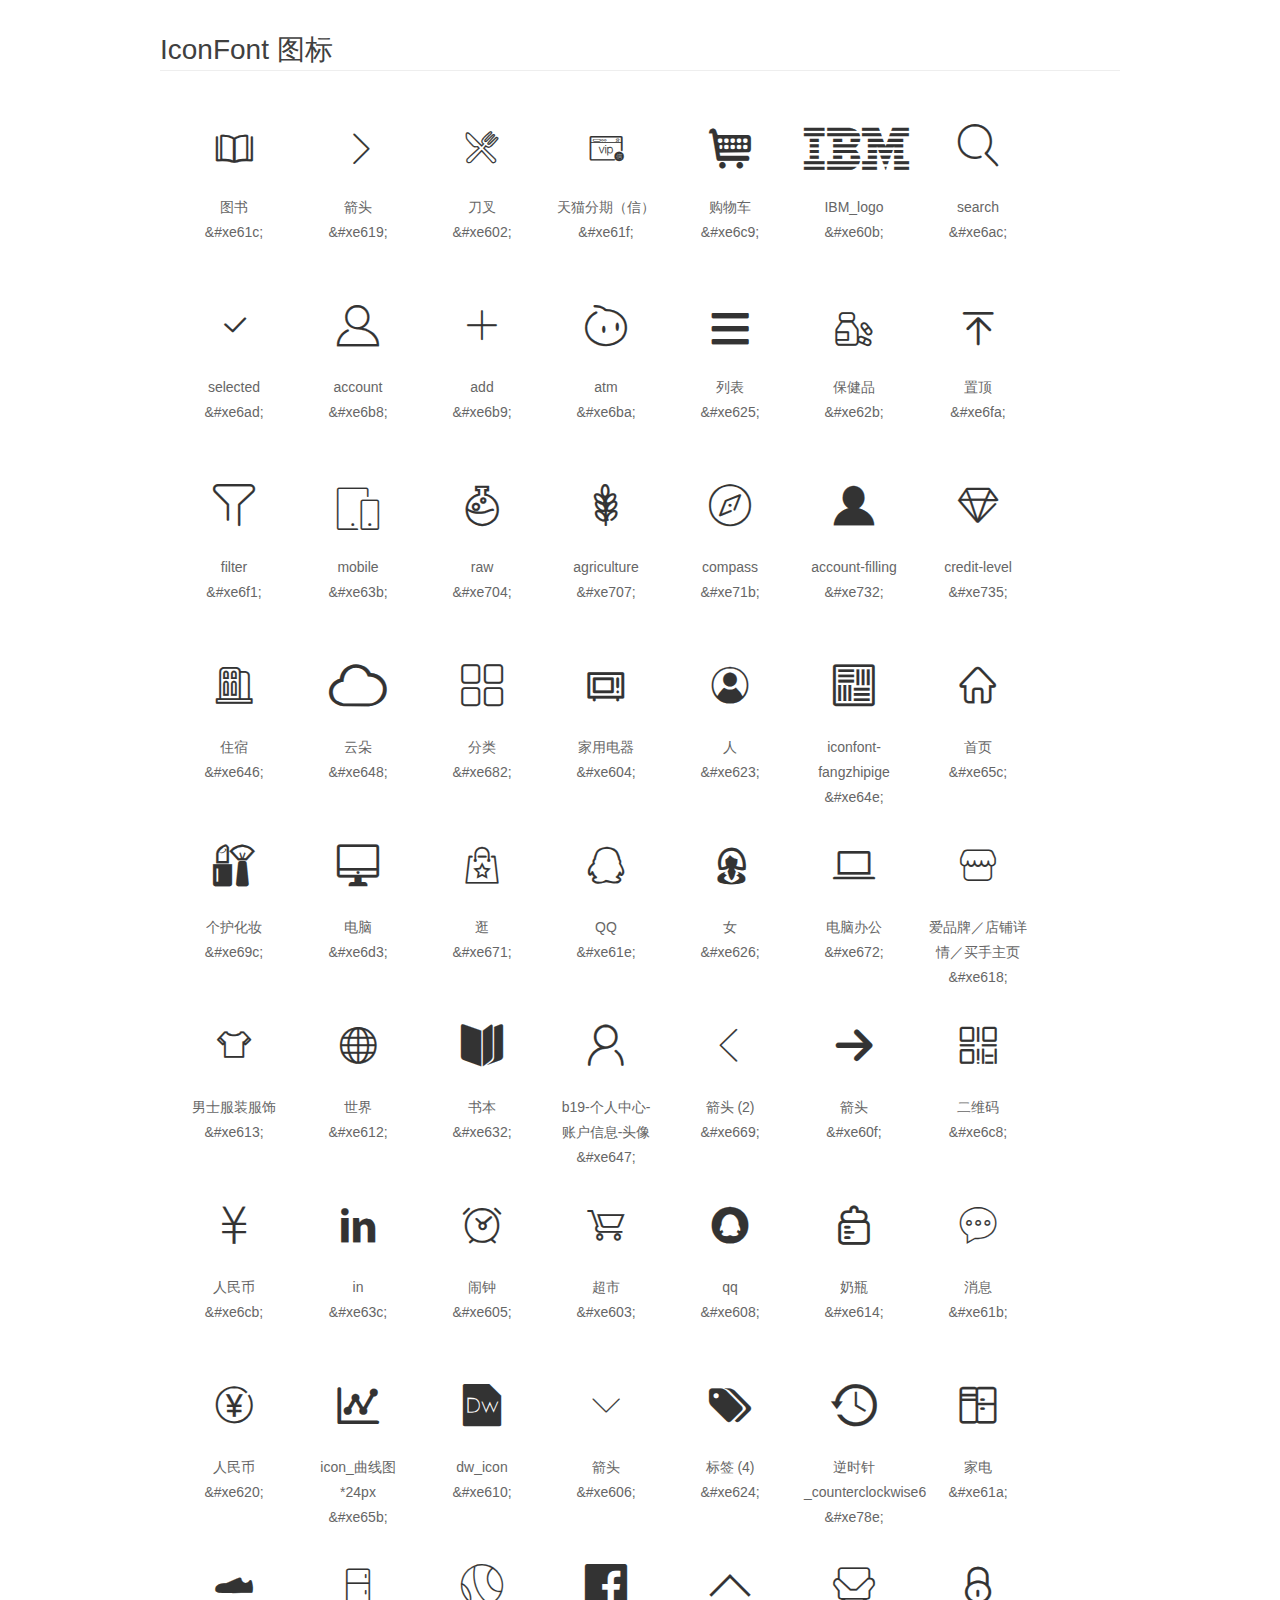
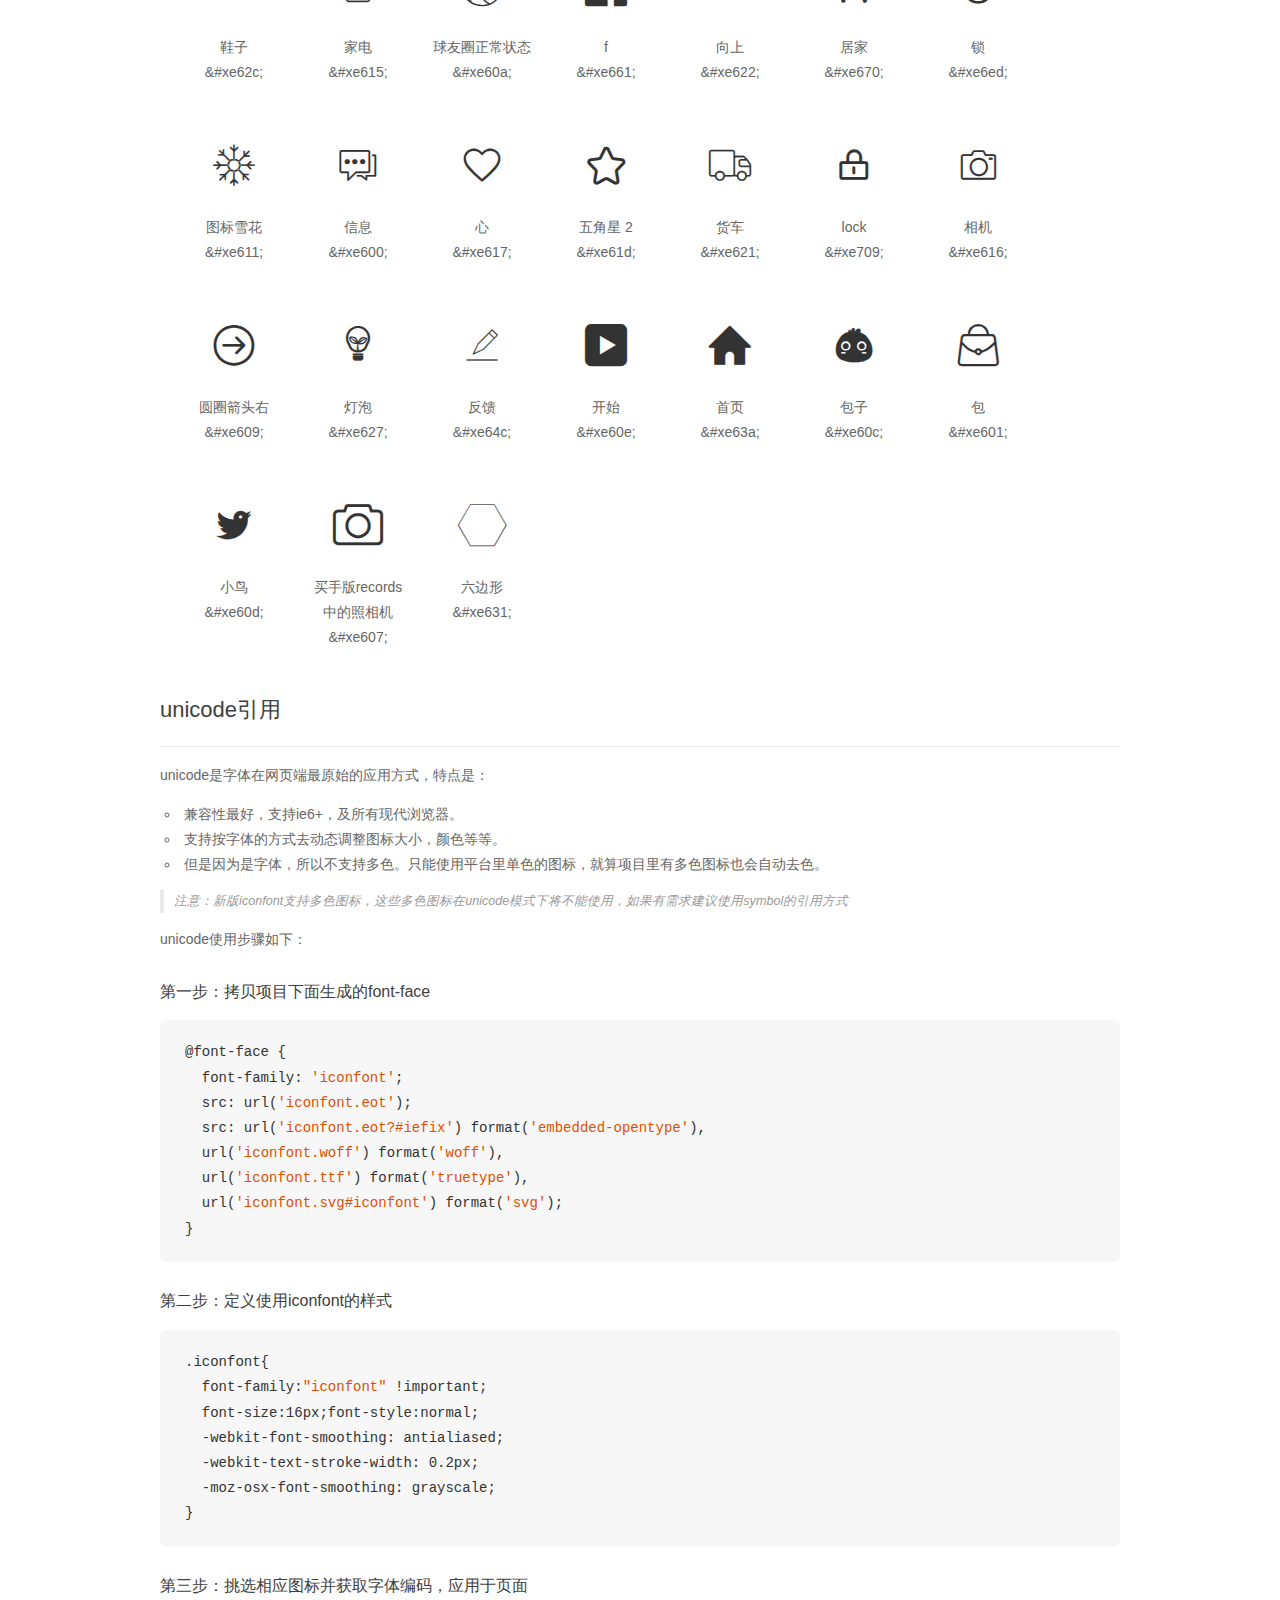
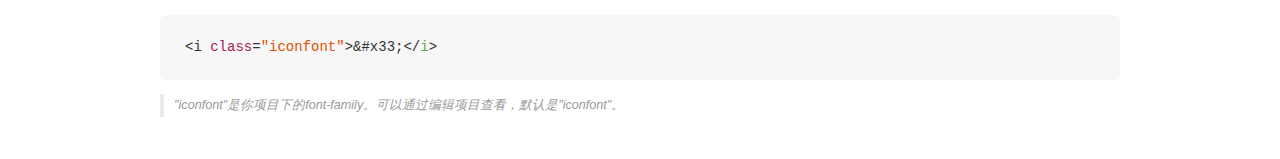
<file: font/demo_unicode.html>
<!DOCTYPE html>
<html>
<head>
    <meta charset="utf-8"/>
    <title>IconFont</title>
    <link rel="stylesheet" href="demo.css">

    <style type="text/css">

        @font-face {font-family: "iconfont";
          src: url('iconfont.eot'); /* IE9*/
          src: url('iconfont.eot#iefix') format('embedded-opentype'), /* IE6-IE8 */
          url('iconfont.woff') format('woff'), /* chrome, firefox */
          url('iconfont.ttf') format('truetype'), /* chrome, firefox, opera, Safari, Android, iOS 4.2+*/
          url('iconfont.svg#iconfont') format('svg'); /* iOS 4.1- */
        }

        .iconfont {
          font-family:"iconfont" !important;
          font-size:16px;
          font-style:normal;
          -webkit-font-smoothing: antialiased;
          -webkit-text-stroke-width: 0.2px;
          -moz-osx-font-smoothing: grayscale;
        }

    </style>
</head>
<body>
    <div class="main markdown">
        <h1>IconFont 图标</h1>
        <ul class="icon_lists clear">
            
                <li>
                <i class="icon iconfont">&#xe61c;</i>
                    <div class="name">图书</div>
                    <div class="code">&amp;#xe61c;</div>
                </li>
            
                <li>
                <i class="icon iconfont">&#xe619;</i>
                    <div class="name">箭头</div>
                    <div class="code">&amp;#xe619;</div>
                </li>
            
                <li>
                <i class="icon iconfont">&#xe602;</i>
                    <div class="name">刀叉</div>
                    <div class="code">&amp;#xe602;</div>
                </li>
            
                <li>
                <i class="icon iconfont">&#xe61f;</i>
                    <div class="name">天猫分期（信）</div>
                    <div class="code">&amp;#xe61f;</div>
                </li>
            
                <li>
                <i class="icon iconfont">&#xe6c9;</i>
                    <div class="name">购物车</div>
                    <div class="code">&amp;#xe6c9;</div>
                </li>
            
                <li>
                <i class="icon iconfont">&#xe60b;</i>
                    <div class="name">IBM_logo</div>
                    <div class="code">&amp;#xe60b;</div>
                </li>
            
                <li>
                <i class="icon iconfont">&#xe6ac;</i>
                    <div class="name">search</div>
                    <div class="code">&amp;#xe6ac;</div>
                </li>
            
                <li>
                <i class="icon iconfont">&#xe6ad;</i>
                    <div class="name">selected</div>
                    <div class="code">&amp;#xe6ad;</div>
                </li>
            
                <li>
                <i class="icon iconfont">&#xe6b8;</i>
                    <div class="name">account</div>
                    <div class="code">&amp;#xe6b8;</div>
                </li>
            
                <li>
                <i class="icon iconfont">&#xe6b9;</i>
                    <div class="name">add</div>
                    <div class="code">&amp;#xe6b9;</div>
                </li>
            
                <li>
                <i class="icon iconfont">&#xe6ba;</i>
                    <div class="name">atm</div>
                    <div class="code">&amp;#xe6ba;</div>
                </li>
            
                <li>
                <i class="icon iconfont">&#xe625;</i>
                    <div class="name">列表</div>
                    <div class="code">&amp;#xe625;</div>
                </li>
            
                <li>
                <i class="icon iconfont">&#xe62b;</i>
                    <div class="name">保健品</div>
                    <div class="code">&amp;#xe62b;</div>
                </li>
            
                <li>
                <i class="icon iconfont">&#xe6fa;</i>
                    <div class="name">置顶</div>
                    <div class="code">&amp;#xe6fa;</div>
                </li>
            
                <li>
                <i class="icon iconfont">&#xe6f1;</i>
                    <div class="name">filter</div>
                    <div class="code">&amp;#xe6f1;</div>
                </li>
            
                <li>
                <i class="icon iconfont">&#xe63b;</i>
                    <div class="name">mobile</div>
                    <div class="code">&amp;#xe63b;</div>
                </li>
            
                <li>
                <i class="icon iconfont">&#xe704;</i>
                    <div class="name">raw</div>
                    <div class="code">&amp;#xe704;</div>
                </li>
            
                <li>
                <i class="icon iconfont">&#xe707;</i>
                    <div class="name">agriculture</div>
                    <div class="code">&amp;#xe707;</div>
                </li>
            
                <li>
                <i class="icon iconfont">&#xe71b;</i>
                    <div class="name">compass</div>
                    <div class="code">&amp;#xe71b;</div>
                </li>
            
                <li>
                <i class="icon iconfont">&#xe732;</i>
                    <div class="name">account-filling</div>
                    <div class="code">&amp;#xe732;</div>
                </li>
            
                <li>
                <i class="icon iconfont">&#xe735;</i>
                    <div class="name">credit-level</div>
                    <div class="code">&amp;#xe735;</div>
                </li>
            
                <li>
                <i class="icon iconfont">&#xe646;</i>
                    <div class="name">住宿</div>
                    <div class="code">&amp;#xe646;</div>
                </li>
            
                <li>
                <i class="icon iconfont">&#xe648;</i>
                    <div class="name">云朵</div>
                    <div class="code">&amp;#xe648;</div>
                </li>
            
                <li>
                <i class="icon iconfont">&#xe682;</i>
                    <div class="name">分类</div>
                    <div class="code">&amp;#xe682;</div>
                </li>
            
                <li>
                <i class="icon iconfont">&#xe604;</i>
                    <div class="name">家用电器</div>
                    <div class="code">&amp;#xe604;</div>
                </li>
            
                <li>
                <i class="icon iconfont">&#xe623;</i>
                    <div class="name">人</div>
                    <div class="code">&amp;#xe623;</div>
                </li>
            
                <li>
                <i class="icon iconfont">&#xe64e;</i>
                    <div class="name">iconfont-fangzhipige</div>
                    <div class="code">&amp;#xe64e;</div>
                </li>
            
                <li>
                <i class="icon iconfont">&#xe65c;</i>
                    <div class="name">首页</div>
                    <div class="code">&amp;#xe65c;</div>
                </li>
            
                <li>
                <i class="icon iconfont">&#xe69c;</i>
                    <div class="name">个护化妆</div>
                    <div class="code">&amp;#xe69c;</div>
                </li>
            
                <li>
                <i class="icon iconfont">&#xe6d3;</i>
                    <div class="name">电脑</div>
                    <div class="code">&amp;#xe6d3;</div>
                </li>
            
                <li>
                <i class="icon iconfont">&#xe671;</i>
                    <div class="name">逛</div>
                    <div class="code">&amp;#xe671;</div>
                </li>
            
                <li>
                <i class="icon iconfont">&#xe61e;</i>
                    <div class="name">QQ</div>
                    <div class="code">&amp;#xe61e;</div>
                </li>
            
                <li>
                <i class="icon iconfont">&#xe626;</i>
                    <div class="name">女</div>
                    <div class="code">&amp;#xe626;</div>
                </li>
            
                <li>
                <i class="icon iconfont">&#xe672;</i>
                    <div class="name">电脑办公</div>
                    <div class="code">&amp;#xe672;</div>
                </li>
            
                <li>
                <i class="icon iconfont">&#xe618;</i>
                    <div class="name">爱品牌／店铺详情／买手主页</div>
                    <div class="code">&amp;#xe618;</div>
                </li>
            
                <li>
                <i class="icon iconfont">&#xe613;</i>
                    <div class="name">男士服装服饰</div>
                    <div class="code">&amp;#xe613;</div>
                </li>
            
                <li>
                <i class="icon iconfont">&#xe612;</i>
                    <div class="name">世界</div>
                    <div class="code">&amp;#xe612;</div>
                </li>
            
                <li>
                <i class="icon iconfont">&#xe632;</i>
                    <div class="name">书本</div>
                    <div class="code">&amp;#xe632;</div>
                </li>
            
                <li>
                <i class="icon iconfont">&#xe647;</i>
                    <div class="name">b19-个人中心-账户信息-头像</div>
                    <div class="code">&amp;#xe647;</div>
                </li>
            
                <li>
                <i class="icon iconfont">&#xe669;</i>
                    <div class="name">箭头 (2)</div>
                    <div class="code">&amp;#xe669;</div>
                </li>
            
                <li>
                <i class="icon iconfont">&#xe60f;</i>
                    <div class="name">箭头</div>
                    <div class="code">&amp;#xe60f;</div>
                </li>
            
                <li>
                <i class="icon iconfont">&#xe6c8;</i>
                    <div class="name">二维码</div>
                    <div class="code">&amp;#xe6c8;</div>
                </li>
            
                <li>
                <i class="icon iconfont">&#xe6cb;</i>
                    <div class="name">人民币</div>
                    <div class="code">&amp;#xe6cb;</div>
                </li>
            
                <li>
                <i class="icon iconfont">&#xe63c;</i>
                    <div class="name">in</div>
                    <div class="code">&amp;#xe63c;</div>
                </li>
            
                <li>
                <i class="icon iconfont">&#xe605;</i>
                    <div class="name">闹钟</div>
                    <div class="code">&amp;#xe605;</div>
                </li>
            
                <li>
                <i class="icon iconfont">&#xe603;</i>
                    <div class="name">超市</div>
                    <div class="code">&amp;#xe603;</div>
                </li>
            
                <li>
                <i class="icon iconfont">&#xe608;</i>
                    <div class="name">qq</div>
                    <div class="code">&amp;#xe608;</div>
                </li>
            
                <li>
                <i class="icon iconfont">&#xe614;</i>
                    <div class="name">奶瓶</div>
                    <div class="code">&amp;#xe614;</div>
                </li>
            
                <li>
                <i class="icon iconfont">&#xe61b;</i>
                    <div class="name">消息</div>
                    <div class="code">&amp;#xe61b;</div>
                </li>
            
                <li>
                <i class="icon iconfont">&#xe620;</i>
                    <div class="name">人民币</div>
                    <div class="code">&amp;#xe620;</div>
                </li>
            
                <li>
                <i class="icon iconfont">&#xe65b;</i>
                    <div class="name">icon_曲线图*24px</div>
                    <div class="code">&amp;#xe65b;</div>
                </li>
            
                <li>
                <i class="icon iconfont">&#xe610;</i>
                    <div class="name">dw_icon</div>
                    <div class="code">&amp;#xe610;</div>
                </li>
            
                <li>
                <i class="icon iconfont">&#xe606;</i>
                    <div class="name">箭头</div>
                    <div class="code">&amp;#xe606;</div>
                </li>
            
                <li>
                <i class="icon iconfont">&#xe624;</i>
                    <div class="name">标签 (4)</div>
                    <div class="code">&amp;#xe624;</div>
                </li>
            
                <li>
                <i class="icon iconfont">&#xe78e;</i>
                    <div class="name">逆时针_counterclockwise6</div>
                    <div class="code">&amp;#xe78e;</div>
                </li>
            
                <li>
                <i class="icon iconfont">&#xe61a;</i>
                    <div class="name">家电</div>
                    <div class="code">&amp;#xe61a;</div>
                </li>
            
                <li>
                <i class="icon iconfont">&#xe62c;</i>
                    <div class="name">鞋子</div>
                    <div class="code">&amp;#xe62c;</div>
                </li>
            
                <li>
                <i class="icon iconfont">&#xe615;</i>
                    <div class="name">家电</div>
                    <div class="code">&amp;#xe615;</div>
                </li>
            
                <li>
                <i class="icon iconfont">&#xe60a;</i>
                    <div class="name">球友圈正常状态</div>
                    <div class="code">&amp;#xe60a;</div>
                </li>
            
                <li>
                <i class="icon iconfont">&#xe661;</i>
                    <div class="name">f</div>
                    <div class="code">&amp;#xe661;</div>
                </li>
            
                <li>
                <i class="icon iconfont">&#xe622;</i>
                    <div class="name">向上</div>
                    <div class="code">&amp;#xe622;</div>
                </li>
            
                <li>
                <i class="icon iconfont">&#xe670;</i>
                    <div class="name">居家</div>
                    <div class="code">&amp;#xe670;</div>
                </li>
            
                <li>
                <i class="icon iconfont">&#xe6ed;</i>
                    <div class="name">锁</div>
                    <div class="code">&amp;#xe6ed;</div>
                </li>
            
                <li>
                <i class="icon iconfont">&#xe611;</i>
                    <div class="name">图标雪花</div>
                    <div class="code">&amp;#xe611;</div>
                </li>
            
                <li>
                <i class="icon iconfont">&#xe600;</i>
                    <div class="name">信息</div>
                    <div class="code">&amp;#xe600;</div>
                </li>
            
                <li>
                <i class="icon iconfont">&#xe617;</i>
                    <div class="name">心</div>
                    <div class="code">&amp;#xe617;</div>
                </li>
            
                <li>
                <i class="icon iconfont">&#xe61d;</i>
                    <div class="name">五角星 2</div>
                    <div class="code">&amp;#xe61d;</div>
                </li>
            
                <li>
                <i class="icon iconfont">&#xe621;</i>
                    <div class="name">货车</div>
                    <div class="code">&amp;#xe621;</div>
                </li>
            
                <li>
                <i class="icon iconfont">&#xe709;</i>
                    <div class="name">lock</div>
                    <div class="code">&amp;#xe709;</div>
                </li>
            
                <li>
                <i class="icon iconfont">&#xe616;</i>
                    <div class="name">相机</div>
                    <div class="code">&amp;#xe616;</div>
                </li>
            
                <li>
                <i class="icon iconfont">&#xe609;</i>
                    <div class="name">圆圈箭头右</div>
                    <div class="code">&amp;#xe609;</div>
                </li>
            
                <li>
                <i class="icon iconfont">&#xe627;</i>
                    <div class="name">灯泡</div>
                    <div class="code">&amp;#xe627;</div>
                </li>
            
                <li>
                <i class="icon iconfont">&#xe64c;</i>
                    <div class="name">反馈</div>
                    <div class="code">&amp;#xe64c;</div>
                </li>
            
                <li>
                <i class="icon iconfont">&#xe60e;</i>
                    <div class="name">开始</div>
                    <div class="code">&amp;#xe60e;</div>
                </li>
            
                <li>
                <i class="icon iconfont">&#xe63a;</i>
                    <div class="name">首页</div>
                    <div class="code">&amp;#xe63a;</div>
                </li>
            
                <li>
                <i class="icon iconfont">&#xe60c;</i>
                    <div class="name">包子</div>
                    <div class="code">&amp;#xe60c;</div>
                </li>
            
                <li>
                <i class="icon iconfont">&#xe601;</i>
                    <div class="name">包</div>
                    <div class="code">&amp;#xe601;</div>
                </li>
            
                <li>
                <i class="icon iconfont">&#xe60d;</i>
                    <div class="name">小鸟</div>
                    <div class="code">&amp;#xe60d;</div>
                </li>
            
                <li>
                <i class="icon iconfont">&#xe607;</i>
                    <div class="name">买手版records中的照相机 </div>
                    <div class="code">&amp;#xe607;</div>
                </li>
            
                <li>
                <i class="icon iconfont">&#xe631;</i>
                    <div class="name">六边形</div>
                    <div class="code">&amp;#xe631;</div>
                </li>
            
        </ul>
        <h2 id="unicode-">unicode引用</h2>
        <hr>

        <p>unicode是字体在网页端最原始的应用方式，特点是：</p>
        <ul>
        <li>兼容性最好，支持ie6+，及所有现代浏览器。</li>
        <li>支持按字体的方式去动态调整图标大小，颜色等等。</li>
        <li>但是因为是字体，所以不支持多色。只能使用平台里单色的图标，就算项目里有多色图标也会自动去色。</li>
        </ul>
        <blockquote>
        <p>注意：新版iconfont支持多色图标，这些多色图标在unicode模式下将不能使用，如果有需求建议使用symbol的引用方式</p>
        </blockquote>
        <p>unicode使用步骤如下：</p>
        <h3 id="-font-face">第一步：拷贝项目下面生成的font-face</h3>
        <pre><code class="lang-js hljs javascript">@font-face {
  font-family: <span class="hljs-string">'iconfont'</span>;
  src: url(<span class="hljs-string">'iconfont.eot'</span>);
  src: url(<span class="hljs-string">'iconfont.eot?#iefix'</span>) format(<span class="hljs-string">'embedded-opentype'</span>),
  url(<span class="hljs-string">'iconfont.woff'</span>) format(<span class="hljs-string">'woff'</span>),
  url(<span class="hljs-string">'iconfont.ttf'</span>) format(<span class="hljs-string">'truetype'</span>),
  url(<span class="hljs-string">'iconfont.svg#iconfont'</span>) format(<span class="hljs-string">'svg'</span>);
}
</code></pre>
        <h3 id="-iconfont-">第二步：定义使用iconfont的样式</h3>
        <pre><code class="lang-js hljs javascript">.iconfont{
  font-family:<span class="hljs-string">"iconfont"</span> !important;
  font-size:<span class="hljs-number">16</span>px;font-style:normal;
  -webkit-font-smoothing: antialiased;
  -webkit-text-stroke-width: <span class="hljs-number">0.2</span>px;
  -moz-osx-font-smoothing: grayscale;
}
</code></pre>
        <h3 id="-">第三步：挑选相应图标并获取字体编码，应用于页面</h3>
        <pre><code class="lang-js hljs javascript">&lt;i <span class="hljs-class"><span class="hljs-keyword">class</span></span>=<span class="hljs-string">"iconfont"</span>&gt;&amp;#x33;<span class="xml"><span class="hljs-tag">&lt;/<span class="hljs-name">i</span>&gt;</span></span></code></pre>

        <blockquote>
        <p>"iconfont"是你项目下的font-family。可以通过编辑项目查看，默认是"iconfont"。</p>
        </blockquote>
    </div>


</body>
</html>
</file>
<file: css/index.css>
span{font-family:'iconfont'}a{text-decoration:none}li{list-style:none}#top .top-left .spa span{float:left;font-size:24px;margin-left:16px;margin-top:11px}#top .top-left .menu{float:left}#top .top-left .menu p{position:relative;float:left;height:41px;line-height:41px;font-size:14px;margin-left:20px}#top .top-left .menu p:hover{border-bottom:1px solid #3b6caa}#top .top-left .menu .submenu{float:left;width:100%;height:589px;position:relative;position:absolute;left:0px;top:42px;display:none}#top .top-left .menu .submenu .left-sub{height:100%;width:468px;background:#f4f4f4}#top .top-left .menu .submenu .left-sub p{font-size:11px;margin-left:100px;margin-top:26px}#top .top-left .menu .submenu .left-sub .sub{clear:both;margin-left:99px}#top .top-left .menu .submenu .left-sub .sub h1{float:left;font-weight:normal;font-size:14px;line-height:41px;margin-left:20px;color:black}#top .top-left .menu .submenu .left-sub .sub h1:hover{height:41px;width:280px;background:#3b6caa;color:#fff}#top .top-left .menu .submenu .left-sub .sub h1 span{float:right;margin-right:10px;display:none}#top .top-left .menu .submenu .left-sub .sub h1:hover span{display:block}#top .top-left .menu .submenu .left-sub .sub .levelmenu{display:none;float:left;width:881px;height:100%;position:absolute;left:468px;top:0;background:#fff}#top .top-left .menu .submenu .left-sub .sub .levelmenu p{margin-left:25px;margin-top:40px;font-size:36px;margin-bottom:24px}#top .top-left .menu .submenu .left-sub .sub .levelmenu p a{color:#3b6caa}#top .top-left .menu .submenu .left-sub .sub .levelmenu p a:hover{text-decoration:underline}#top .top-left .menu .submenu .left-sub .sub .levelmenu h2{clear:both;font-weight:normal;font-size:13px;color:#7a7a7a;margin-left:25px;margin-bottom:32px}#top .top-left .menu .submenu .left-sub .sub .levelmenu ol{float:left;margin-left:25px}#top .top-left .menu .submenu .left-sub .sub .levelmenu ol li{margin-bottom:25px}#top .top-left .menu .submenu .left-sub .sub .levelmenu ol li a{color:#3b6caa}#top .top-left .menu .submenu .left-sub .sub .levelmenu .right-lev{float:right;margin-right:20px}#top .top-left .menu .submenu .left-sub .sub .levelmenu .right-lev h2{font-size:14px}#top .top-left .menu .submenu .left-sub .sub .levelmenu .right-lev h3{font-size:11px;margin-top:30px}#top .top-left .menu .submenu .left-sub .sub .levelmenu .right-lev h3 a{color:#3b6caa}#top .top-left .menu .submenu .left-sub .sub .levelmenu .right-lev h3:hover{text-decoration:underline}#top .top-left .menu .submenu .left-sub .sub:hover .levelmenu{display:block}#top .top-left .menu .submenu .left-sub .sub .tit3{display:block}#top .top-left .menu:hover .submenu{display:block}#top .top-right{float:right;position:relative}#top .top-right .box{float:right;margin-right:360px;margin-top:5px;height:31px;width:106px;border:1px solid #3b6caa}#top .top-right .box p{font-size:14px;color:#3b6caa;line-height:31px;text-align:center}#top .top-right .box p:hover{background:#3b6caa;color:#fff}#top .top-right .posi{position:absolute;right:50px}#top .top-right .posi .pane{float:left;height:41px;width:230px;border:1px solid #e0e0e0;margin-left:10px;border-top:none;border-bottom:none}#top .top-right .posi .pane input{border:none;outline:none;font-size:16px;margin-left:9px;line-height:41px}#top .top-right .posi .pane:hover{box-shadow:0 0 5px #3b6caa}#top .top-right .posi .case{float:left}#top .top-right .posi .case span{float:left;font-size:24px;margin-left:5px;margin-top:10px;padding-bottom:10px;position:relative;left:0;top:0}#top .top-right .posi .case span .son{position:absolute;left:-178px;top:36px;height:140px;width:200px;border:1px solid #e0e0e0;background:#fff;display:none}#top .top-right .posi .case span .son h3{font-size:14px;font-weight:normal;color:black;padding:10px;text-align:center}#top .top-right .posi .case span .son h3:hover{background:#3b6caa;color:#fff}#top .top-right .posi .case span:hover .son{display:block}#top .top-right .posi .case span:hover{color:#3b6caa}#top .top-right .posi .bpc{float:left;position:relative}#top .top-right .posi .bpc span{line-height:41px;margin-left:10px;font-size:22px}#top .top-right .posi .bpc #cover{height:100%;width:100%;background:black;opacity:0.2;filter:alpha(opacity=20);position:fixed;top:0;left:0;display:none}#top .top-right .posi .bpc .son{height:640px;background:#fff;position:absolute;left:-240px;top:45px;display:none}#top .top-right .posi .bpc .son b{float:right;font-size:25px;margin-right:20px;margin-top:10px}#top .top-right .posi .bpc .son b a{color:#000}#top .top-right .posi .bpc .son iframe{height:100%}#center{clear:both}#center .mid{height:360px;width:100%;background:url(../img/1.jpg) center center/cover}#center .mid img{display:none}#center .mid .box{height:350px;width:600px;margin-top:50px}#center .mid .box p{font-size:45px;margin-left:16px;margin-bottom:10px;color:#fff}#center .mid .box h1{font-size:14px;margin-left:16px;margin-bottom:10px;color:#fff}#center .mid .box .son{clear:both}#center .mid .box .son h2{float:left;width:25px;height:25px;background:#fff;border-radius:50%;margin-left:16px;margin-bottom:10px}#center .mid .box .son h2 span{float:left;font-size:18px;font-weight:normal;line-height:25px;margin-top:3px;margin-left:3px}#center .mid .box .son h3{float:left;font-size:14px;font-weight:normal;margin-left:10px;color:#fff}#center .pane{float:left;height:373px;width:337px;background:#f9f9fb}#center .pane p{font-size:24px;text-align:center;margin-top:30px;color:#323238}#center .pane .case{height:34px;width:130px;background:#008571;margin-left:110px;margin-top:20px}#center .pane .case h6{font-size:14px;color:#fff;line-height:34px;text-align:center}#center .pane .son{height:34px;width:122px;border:2px solid #fff;margin-top:20px;margin-left:110px}#center .pane .son h5{font-size:14px;line-height:34px;color:#fff}#center .pane .son h5:hover{color:#264a60}#center .pane .son:hover{background:#fff}#center .pane img{width:100%}#center .pane h1{font-size:20px;margin-left:16px;margin-top:15px;font-weight:normal}#center .pane h1 a{color:#323232}#center .pane h2{font-size:16px;margin-left:16px;margin-top:15px;font-weight:normal}#center .pane h2 a{color:#323232}#center .pane h3{float:left;width:25px;height:25px;border-radius:50%;background:#3b6caa;margin-top:15px;margin-left:16px}#center .pane h3 span{float:left;color:#fff;font-size:14px;margin-left:4px;margin-top:5px}#center .pane h4{float:left;font-size:12px;margin-top:17px;font-weight:normal;margin-left:10px}#center .pane h4 a{color:black}#center .pane h4 a:hover{color:#3b6caa}#center .pane h4:hover{border-bottom:1px solid #3b6caa}#center .pane:nth-child(3){background:#ecf2f2}#center .pane:nth-child(5){background:#ecf2f2}#center .pane:nth-child(6){background:#264a60}#center .pane:nth-child(6) p{color:#fff}#center .pane:nth-child(7){background:#1d3649}#center .pane:nth-child(7) a{color:#fff}#center .pane:nth-child(8){background:#264a60}#center .pane:nth-child(8) a{color:#fff}#center .pane:nth-child(9){background:#1d3649}#center .pane:nth-child(9) a{color:#fff}#center .pane:nth-child(10) p{color:#008571}#center .pane:nth-child(10) .son{border:2px solid #008571}#center .pane:nth-child(10) .son h5{color:#008571}#center .pane:nth-child(10) .son h5:hover{color:#fff}#center .pane:nth-child(10) .son:hover{background:#008571}#center .pane:nth-child(11){background:#ecf2f2}#center .pane:nth-child(13){background:#ecf2f2}#mid{clear:both}#mid .mid-top{overflow:hidden;float:left;width:100%;background:#4178be}#mid .mid-top .pane{float:left;width:337px;height:100%}#mid .mid-top p{margin:20px;font-size:26px;color:#fff}#mid .mid-top .box{float:left;height:333px;margin-top:25px;width:337px}#mid .mid-top .box .son{width:100%;height:111px}#mid .mid-top .box .son span{font-size:25px;color:#fff}#mid .mid-top .box .son h1{font-weight:normal;font-size:18px}#mid .mid-top .box .son h1 a{color:#fff}#mid .mid-top .box .son h1:hover{text-decoration:underline}#mid .mid-top .box .son h2{font-size:14px;font-weight:normal}#mid .mid-top .box .son h2 a{color:#fff}#mid .mid-cen{overflow:hidden;clear:both;float:left;height:360px;width:100%;background:url(../img/8.jpg) center center/cover}#mid .mid-cen img{display:none}#mid .mid-cen .box{height:100%;width:600px}#mid .mid-cen .box p{float:left;font-size:14px;color:#fff;margin-top:50px;margin-bottom:15px;margin-left:16px}#mid .mid-cen .box h1{float:left;font-size:22px;font-weight:normal;color:#fff;margin-bottom:15px;margin-left:16px}#mid .mid-cen .box h2{float:left;font-weight:normal;font-size:13px;color:#fff;margin-bottom:15px;margin-left:16px}#mid .mid-cen .box h3{float:left;height:31px;width:150px;background:#323232;margin-left:16px}#mid .mid-cen .box h3 a{float:left;font-size:12px;font-weight:normal;color:#fff;margin-left:9px;line-height:31px}#mid .mid-cen .box h3:hover{background:black}#mid .mid-bot{overflow:hidden;clear:both;width:100%;background:#777677}#mid .mid-bot p{float:left;width:321px;font-size:24px;color:#fff;margin-top:60px;margin-left:16px}#mid .mid-bot .box{float:left;height:100%;width:337px}#mid .mid-bot .box .son{width:100%;height:150px;margin-top:25px}#mid .mid-bot .box .son span{font-size:30px;color:#fff}#mid .mid-bot .box .son h1{font-weight:normal;font-size:18px}#mid .mid-bot .box .son h1 a{color:#fff}#mid .mid-bot .box .son h1:hover{text-decoration:underline}#mid .mid-bot .box .son h2{font-size:16px;font-weight:normal}#mid .mid-bot .box .son h2 a{color:#fff}#bottom{height:375px;width:100%;background:#f4f4f4}#bottom .bot-top ul{float:left;width:337px;height:100%}#bottom .bot-top ul li{font-size:16px;margin-top:15px;margin-left:16px}#bottom .bot-top ul li a{font-size:14px;color:#5a5a5a}#bottom .bot-top ul li a:hover{color:#3b6caa}#bottom .bot-top ul li:hover{text-decoration:underline}#bottom .right{clear:both;float:right;position:relative}#bottom .right p{margin-right:140px;margin-top:10px;margin-bottom:10px}#bottom .right .box{height:41px;width:280px;border:1px solid black}#bottom .right .box h1{float:left;font-weight:normal;font-size:17px;line-height:41px}#bottom .right .box span{float:left;margin-left:60px;line-height:41px}#bottom .right .box .son{height:220px;width:280px;background:#fff;position:absolute;bottom:43px;display:none}#bottom .right .box .son input{height:40px;width:250px;margin-left:3px;margin-top:10px}#bottom .right .box:hover .son{display:block}#foot{height:60px;width:100%;background:#f4f4f4}#foot .hr{float:left;width:calc(100% - 2px);border:1px solid #aeaeae;margin-top:20px}#foot ul li{float:left;margin-left:16px;line-height:35px}#foot ul li a{color:#5a5a5a}#foot ul li a:hover{color:#3b6caa;text-decoration:underline}#foot .foot-rig{float:right}#foot .foot-rig p{float:left;font-size:14px;line-height:35px;margin-right:10px}#foot .foot-rig span{font-size:20px;line-height:35px;margin-right:10px}#foot .foot-rig span a{color:#000000}#to-top{display:none}#to-top p{height:50px;width:50px;border-radius:50%;background:#ececec;border:1px solid #fff;position:fixed;bottom:100px;right:10px}#to-top p span{font-size:30px;line-height:50px;margin-left:10px;color:black}#to-top p span:hover{color:#fff}#to-top p:hover{background:black}@media screen and (max-width: 1190px){#top .top-left .menu{display:none}}@media screen and (max-width: 600px){#top .top-right .box{display:none}#top .top-right .posi .pane{border:none}#top .top-right .posi .pane input{display:none}#top .top-right .posi .pane span{float:left;margin-left:170px;margin-top:15px}#top .top-right .posi .case{float:right;margin-top:-40px}#top .top-right .posi .bpc{float:right;margin-right:-55px;margin-top:-40px}#mid .mid-cen .box{width:100%}}@media screen and (min-width: 600px){#mid .mid-top .box,#mid .mid-bot .box,#mid .mid-cen .box{width:25%}#mid .mid-top .pane,#mid .mid-bot .pane,#mid .mid-cen .pane{width:25%}}@media screen and (min-width: 600px) and (max-width: 1190px){#center .pan{width:50%}}@media screen and (min-width: 1190px){#center .pane{width:25%}}@media screen and (max-width: 600px){#center .pane{width:100%}#center .mid .box{width:100%}#mid .mid-top .box,#mid .mid-bot .box{width:100%}#mid .mid-top .pane,#mid .mid-bot .pane{width:100%}}@media screen and (max-width: 600px){#center .mid img{width:100%;display:block}#center .mid .box{color:#fff;background:#000}#mid .mid-cen img{width:100%;display:block}#mid .mid-cen .box{color:#fff;background:#000}}@media screen and (max-width: 600px){#bottom .bot-top ul{width:260px}}
</file>
<file: font/iconfont.css>
@font-face {font-family: "iconfont";
  src: url('iconfont.eot?t=1506154965556'); /* IE9*/
  src: url('iconfont.eot?t=1506154965556#iefix') format('embedded-opentype'), /* IE6-IE8 */
  url('[data-uri]') format('woff'),
  url('iconfont.ttf?t=1506154965556') format('truetype'), /* chrome, firefox, opera, Safari, Android, iOS 4.2+*/
  url('iconfont.svg?t=1506154965556#iconfont') format('svg'); /* iOS 4.1- */
}

.iconfont {
  font-family:"iconfont" !important;
  font-size:16px;
  font-style:normal;
  -webkit-font-smoothing: antialiased;
  -moz-osx-font-smoothing: grayscale;
}

.icon-tushu:before { content: "\e61c"; }

.icon-jiantou:before { content: "\e619"; }

.icon-icon1:before { content: "\e602"; }

.icon-tianmaofenqi:before { content: "\e61f"; }

.icon-gouwuche:before { content: "\e6c9"; }

.icon-ibmlogo:before { content: "\e60b"; }

.icon-search:before { content: "\e6ac"; }

.icon-selected:before { content: "\e6ad"; }

.icon-account:before { content: "\e6b8"; }

.icon-add:before { content: "\e6b9"; }

.icon-atm:before { content: "\e6ba"; }

.icon-shiliangzhinengduixiang:before { content: "\e625"; }

.icon-icon033:before { content: "\e62b"; }

.icon-zhiding:before { content: "\e6fa"; }

.icon-filter:before { content: "\e6f1"; }

.icon-mobile:before { content: "\e63b"; }

.icon-raw:before { content: "\e704"; }

.icon-agriculture:before { content: "\e707"; }

.icon-compass:before { content: "\e71b"; }

.icon-accountfilling:before { content: "\e732"; }

.icon-creditlevel:before { content: "\e735"; }

.icon-zhusu:before { content: "\e646"; }

.icon-9:before { content: "\e648"; }

.icon-fenlei:before { content: "\e682"; }

.icon-jiayongdianqi:before { content: "\e604"; }

.icon-ren:before { content: "\e623"; }

.icon-iconfontfangzhipige:before { content: "\e64e"; }

.icon-shouye1:before { content: "\e65c"; }

.icon-gehuhuazhuang:before { content: "\e69c"; }

.icon-diannao:before { content: "\e6d3"; }

.icon-guang:before { content: "\e671"; }

.icon-qq:before { content: "\e61e"; }

.icon-nv:before { content: "\e626"; }

.icon-diannaobangong:before { content: "\e672"; }

.icon-aipinpaidianpuxiangqingmaishouzhuye:before { content: "\e618"; }

.icon-nanshifuzhuangfushi:before { content: "\e613"; }

.icon-shijie:before { content: "\e612"; }

.icon-book1:before { content: "\e632"; }

.icon-b19gerenzhongxinzhanghuxinxitouxiang:before { content: "\e647"; }

.icon-jiantou2:before { content: "\e669"; }

.icon-jiantou1:before { content: "\e60f"; }

.icon-erweima1688:before { content: "\e6c8"; }

.icon-renminbi1688:before { content: "\e6cb"; }

.icon-in:before { content: "\e63c"; }

.icon-naozhong:before { content: "\e605"; }

.icon-chaoshi:before { content: "\e603"; }

.icon-qq1:before { content: "\e608"; }

.icon-naiping:before { content: "\e614"; }

.icon-message:before { content: "\e61b"; }

.icon-renminbi:before { content: "\e620"; }

.icon-icon_quxiantupx:before { content: "\e65b"; }

.icon-dw_icon:before { content: "\e610"; }

.icon-arrowDown:before { content: "\e606"; }

.icon-biaoqian:before { content: "\e624"; }

.icon-nishizhen_counterclockwise:before { content: "\e78e"; }

.icon-jiadian1:before { content: "\e61a"; }

.icon-tubiaozhizuomoban:before { content: "\e62c"; }

.icon-jiadian:before { content: "\e615"; }

.icon-qiuyouquanzhengchangzhuangtai:before { content: "\e60a"; }

.icon-f:before { content: "\e661"; }

.icon-xiangshang:before { content: "\e622"; }

.icon-jujia:before { content: "\e670"; }

.icon-lock1:before { content: "\e6ed"; }

.icon-tubiaoxuehua:before { content: "\e611"; }

.icon-zixun:before { content: "\e600"; }

.icon-xin:before { content: "\e617"; }

.icon-wujiaoxing2:before { content: "\e61d"; }

.icon-huoche-copy:before { content: "\e621"; }

.icon-lock:before { content: "\e709"; }

.icon-xiangji:before { content: "\e616"; }

.icon-roundArrRight-stroke:before { content: "\e609"; }

.icon-icon-test:before { content: "\e627"; }

.icon-fankui:before { content: "\e64c"; }

.icon-kaishi:before { content: "\e60e"; }

.icon-shouye:before { content: "\e63a"; }

.icon-baozi:before { content: "\e60c"; }

.icon-bao:before { content: "\e601"; }

.icon-xiaoniao:before { content: "\e60d"; }

.icon-zhaoxiangji:before { content: "\e607"; }

.icon-liubianxing:before { content: "\e631"; }
</file>
<file: css/nav.css>
li{list-style:none}a{text-decoration:none}#box .son{margin-left:16px}#box .son p a{float:left;color:black;font-size:16px}#box .son .mark{clear:both}#box .son .mark a{color:#000;margin-top:20px}#box .son .mark a span{margin-left:120px}#box .son ul{float:left}#box .son ul a{font-size:14px;color:#000;margin-left:10px}#box .son #place{clear:both}#box .son #last{font-size:16px}
</file>
<file: css/tab.css>
a{text-decoration:none}.tab p a{color:black;font-size:13px}.tab li{margin-top:20px;height:30px;width:160px;font-size:11px}.tab li a{float:left;margin-top:3px;margin-left:5px;color:black}.tab li a:hover{color:#fff}.tab li:hover{background:black}
</file>
<file: font/demo.css>
*{margin: 0;padding: 0;list-style: none;}
/*
KISSY CSS Reset
理念：1. reset 的目的不是清除浏览器的默认样式，这仅是部分工作。清除和重置是紧密不可分的。
2. reset 的目的不是让默认样式在所有浏览器下一致，而是减少默认样式有可能带来的问题。
3. reset 期望提供一套普适通用的基础样式。但没有银弹，推荐根据具体需求，裁剪和修改后再使用。
特色：1. 适应中文；2. 基于最新主流浏览器。
维护：玉伯<lifesinger@gmail.com>, 正淳<ragecarrier@gmail.com>
 */

/** 清除内外边距 **/
body, h1, h2, h3, h4, h5, h6, hr, p, blockquote, /* structural elements 结构元素 */
dl, dt, dd, ul, ol, li, /* list elements 列表元素 */
pre, /* text formatting elements 文本格式元素 */
form, fieldset, legend, button, input, textarea, /* form elements 表单元素 */
th, td /* table elements 表格元素 */ {
  margin: 0;
  padding: 0;
}

/** 设置默认字体 **/
body,
button, input, select, textarea /* for ie */ {
  font: 12px/1.5 tahoma, arial, \5b8b\4f53, sans-serif;
}
h1, h2, h3, h4, h5, h6 { font-size: 100%; }
address, cite, dfn, em, var { font-style: normal; } /* 将斜体扶正 */
code, kbd, pre, samp { font-family: courier new, courier, monospace; } /* 统一等宽字体 */
small { font-size: 12px; } /* 小于 12px 的中文很难阅读，让 small 正常化 */

/** 重置列表元素 **/
ul, ol { list-style: none; }

/** 重置文本格式元素 **/
a { text-decoration: none; }
a:hover { text-decoration: underline; }


/** 重置表单元素 **/
legend { color: #000; } /* for ie6 */
fieldset, img { border: 0; } /* img 搭车：让链接里的 img 无边框 */
button, input, select, textarea { font-size: 100%; } /* 使得表单元素在 ie 下能继承字体大小 */
/* 注：optgroup 无法扶正 */

/** 重置表格元素 **/
table { border-collapse: collapse; border-spacing: 0; }

/* 清除浮动 */
.ks-clear:after, .clear:after {
  content: '\20';
  display: block;
  height: 0;
  clear: both;
}
.ks-clear, .clear {
  *zoom: 1;
}

.main {
  padding: 30px 100px;
width: 960px;
margin: 0 auto;
}
.main h1{font-size:36px; color:#333; text-align:left;margin-bottom:30px; border-bottom: 1px solid #eee;}

.helps{margin-top:40px;}
.helps pre{
  padding:20px;
  margin:10px 0;
  border:solid 1px #e7e1cd;
  background-color: #fffdef;
  overflow: auto;
}

.icon_lists{
  width: 100% !important;

}

.icon_lists li{
  float:left;
  width: 100px;
  height:180px;
  text-align: center;
  list-style: none !important;
}
.icon_lists .icon{
  font-size: 42px;
  line-height: 100px;
  margin: 10px 0;
  color:#333;
  -webkit-transition: font-size 0.25s ease-out 0s;
  -moz-transition: font-size 0.25s ease-out 0s;
  transition: font-size 0.25s ease-out 0s;

}
.icon_lists .icon:hover{
  font-size: 100px;
}



.markdown {
  color: #666;
  font-size: 14px;
  line-height: 1.8;
}

.highlight {
  line-height: 1.5;
}

.markdown img {
  vertical-align: middle;
  max-width: 100%;
}

.markdown h1 {
  color: #404040;
  font-weight: 500;
  line-height: 40px;
  margin-bottom: 24px;
}

.markdown h2,
.markdown h3,
.markdown h4,
.markdown h5,
.markdown h6 {
  color: #404040;
  margin: 1.6em 0 0.6em 0;
  font-weight: 500;
  clear: both;
}

.markdown h1 {
  font-size: 28px;
}

.markdown h2 {
  font-size: 22px;
}

.markdown h3 {
  font-size: 16px;
}

.markdown h4 {
  font-size: 14px;
}

.markdown h5 {
  font-size: 12px;
}

.markdown h6 {
  font-size: 12px;
}

.markdown hr {
  height: 1px;
  border: 0;
  background: #e9e9e9;
  margin: 16px 0;
  clear: both;
}

.markdown p,
.markdown pre {
  margin: 1em 0;
}

.markdown > p,
.markdown > blockquote,
.markdown > .highlight,
.markdown > ol,
.markdown > ul {
  width: 80%;
}

.markdown ul > li {
  list-style: circle;
}

.markdown > ul li,
.markdown blockquote ul > li {
  margin-left: 20px;
  padding-left: 4px;
}

.markdown > ul li p,
.markdown > ol li p {
  margin: 0.6em 0;
}

.markdown ol > li {
  list-style: decimal;
}

.markdown > ol li,
.markdown blockquote ol > li {
  margin-left: 20px;
  padding-left: 4px;
}

.markdown code {
  margin: 0 3px;
  padding: 0 5px;
  background: #eee;
  border-radius: 3px;
}

.markdown pre {
  border-radius: 6px;
  background: #f7f7f7;
  padding: 20px;
}

.markdown pre code {
  border: none;
  background: #f7f7f7;
  margin: 0;
}

.markdown strong,
.markdown b {
  font-weight: 600;
}

.markdown > table {
  border-collapse: collapse;
  border-spacing: 0px;
  empty-cells: show;
  border: 1px solid #e9e9e9;
  width: 95%;
  margin-bottom: 24px;
}

.markdown > table th {
  white-space: nowrap;
  color: #333;
  font-weight: 600;

}

.markdown > table th,
.markdown > table td {
  border: 1px solid #e9e9e9;
  padding: 8px 16px;
  text-align: left;
}

.markdown > table th {
  background: #F7F7F7;
}

.markdown blockquote {
  font-size: 90%;
  color: #999;
  border-left: 4px solid #e9e9e9;
  padding-left: 0.8em;
  margin: 1em 0;
  font-style: italic;
}

.markdown blockquote p {
  margin: 0;
}

.markdown .anchor {
  opacity: 0;
  transition: opacity 0.3s ease;
  margin-left: 8px;
}

.markdown .waiting {
  color: #ccc;
}

.markdown h1:hover .anchor,
.markdown h2:hover .anchor,
.markdown h3:hover .anchor,
.markdown h4:hover .anchor,
.markdown h5:hover .anchor,
.markdown h6:hover .anchor {
  opacity: 1;
  display: inline-block;
}

.markdown > br,
.markdown > p > br {
  clear: both;
}


.hljs {
  display: block;
  background: white;
  padding: 0.5em;
  color: #333333;
  overflow-x: auto;
}

.hljs-comment,
.hljs-meta {
  color: #969896;
}

.hljs-string,
.hljs-variable,
.hljs-template-variable,
.hljs-strong,
.hljs-emphasis,
.hljs-quote {
  color: #df5000;
}

.hljs-keyword,
.hljs-selector-tag,
.hljs-type {
  color: #a71d5d;
}

.hljs-literal,
.hljs-symbol,
.hljs-bullet,
.hljs-attribute {
  color: #0086b3;
}

.hljs-section,
.hljs-name {
  color: #63a35c;
}

.hljs-tag {
  color: #333333;
}

.hljs-title,
.hljs-attr,
.hljs-selector-id,
.hljs-selector-class,
.hljs-selector-attr,
.hljs-selector-pseudo {
  color: #795da3;
}

.hljs-addition {
  color: #55a532;
  background-color: #eaffea;
}

.hljs-deletion {
  color: #bd2c00;
  background-color: #ffecec;
}

.hljs-link {
  text-decoration: underline;
}

pre{
  background: #fff;
}
</file>
